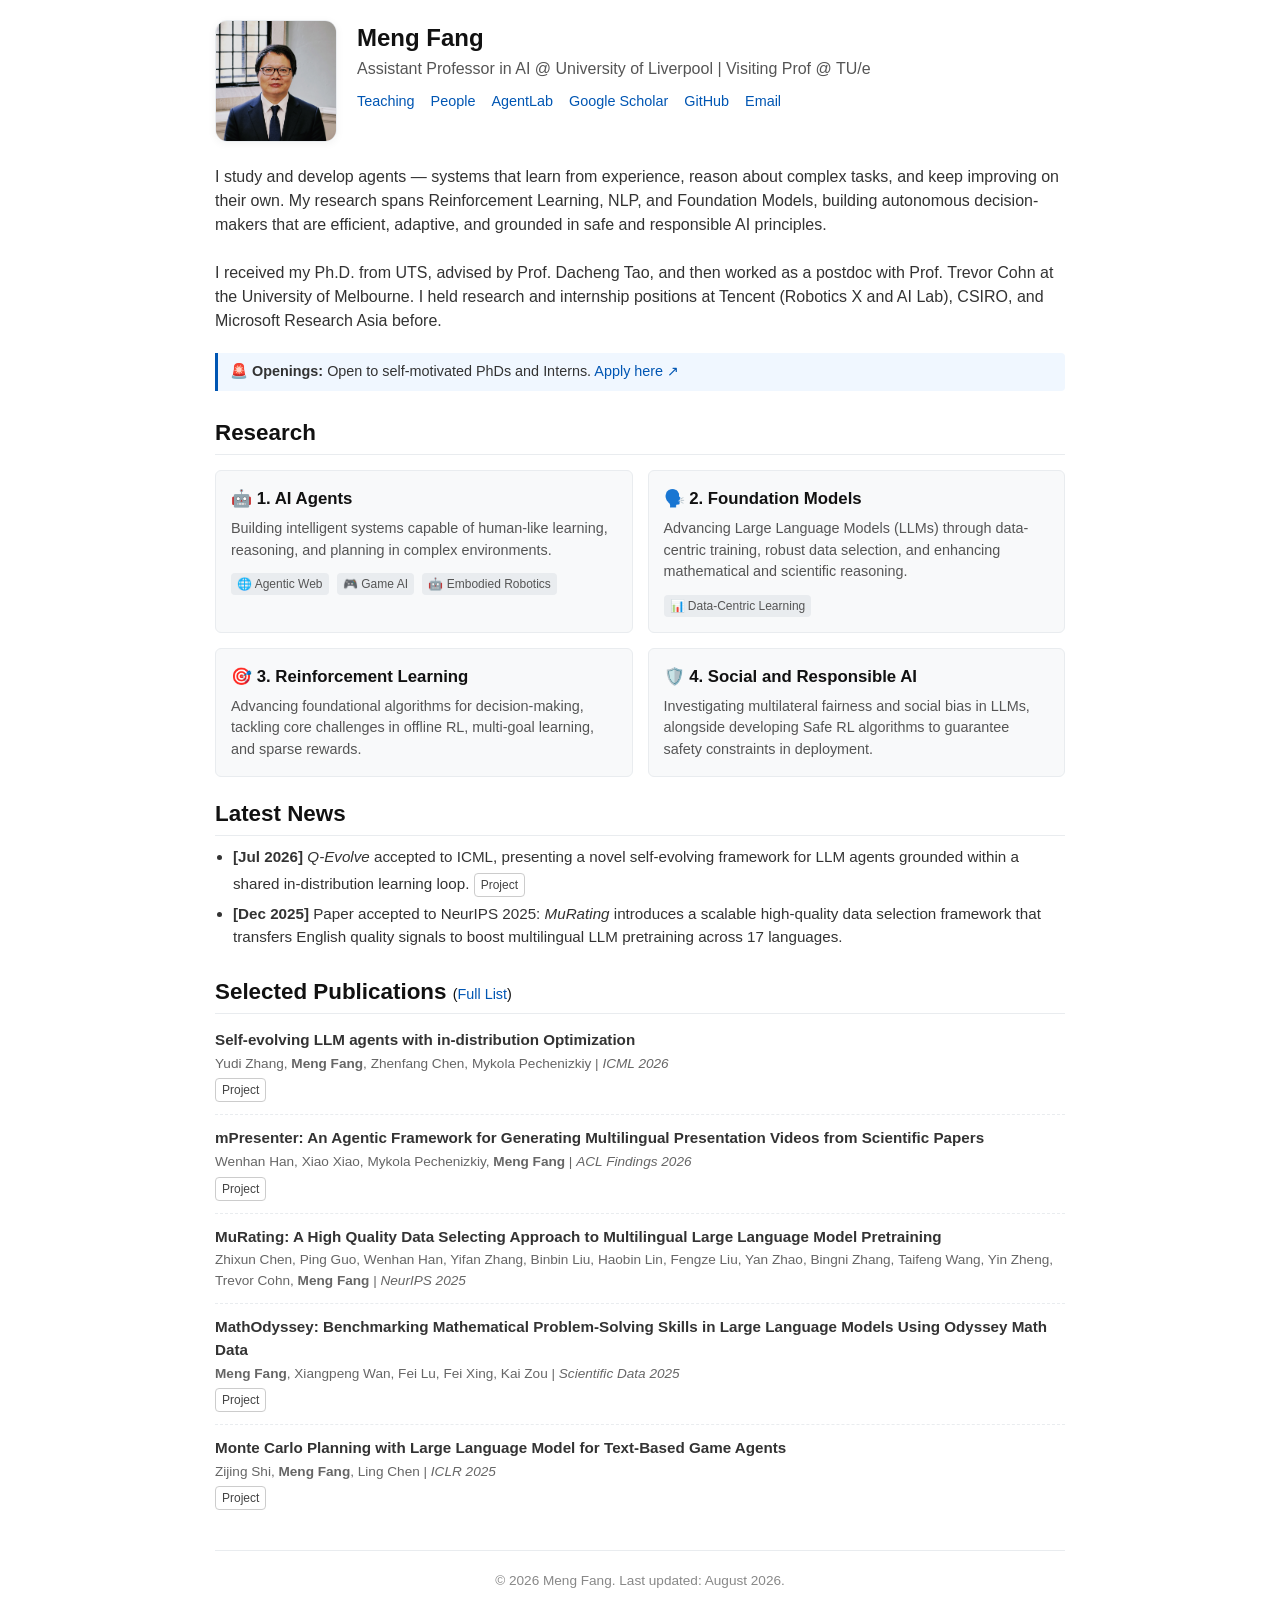
<file: index.html>
<!DOCTYPE html>
<html lang="en">
<head>
    <meta charset="UTF-8">
    <meta name="viewport" content="width=device-width, initial-scale=1.0">
    <title>Meng Fang - University of Liverpool</title>
    <link rel="stylesheet" href="style.css">
</head>
<body>

    <!-- 区块一：首屏名片与简介 -->
    <header class="header">
        <div class="header-content">
            <div class="profile-img-container">
                <img src="moe.jpg" alt="Dr. Meng Fang" class="profile-pic">
            </div>
            
            <div class="header-text">
                <h1>Meng Fang</h1>
                <div class="title">
                    Assistant Professor in AI @ University of Liverpool | Visiting Prof @ TU/e
                </div>
                
                <div class="links">
                    <a href="teaching.html">Teaching</a>
                    <a href="people.html">People</a>
                    <a href="https://theagentlab.github.io/" target="_blank">AgentLab</a>
                    <a href="https://scholar.google.com/citations?user=IcNYP1oAAAAJ&hl=en">Google Scholar</a>
                    <a href="https://github.com/mengfn">GitHub</a>
                    <a href="mailto:Meng.Fang@liverpool.ac.uk">Email</a>
                </div>
            </div>
        </div>
        
        <!-- Bio 移到了下方，使用正常格式，没有 hiring 背景框 -->
        <div style="margin-bottom: 20px;">
            <p class="bio">
                I study and develop agents — systems that learn from experience, reason about complex tasks, and keep improving on their own. My research spans Reinforcement Learning, NLP, and Foundation Models, building autonomous decision-makers that are efficient, adaptive, and grounded in safe and responsible AI principles.
                <br><br>
                I received my Ph.D. from UTS, advised by Prof. Dacheng Tao, and then worked as a postdoc with Prof. Trevor Cohn at the University of Melbourne. I held research and internship positions at Tencent (Robotics X and AI Lab), CSIRO, and Microsoft Research Asia before. 
            </p>
        </div>

        <!-- 招生信息保留高亮提示框 -->
        <div class="hiring">
            🚨 <strong>Openings:</strong> Open to self-motivated PhDs and Interns. <a href="join.html">Apply here ↗</a>
        </div>
    </header>

    <!-- 区块二：研究方向 (经典四大领域) -->
    <section id="research">
        <h2>Research</h2>
        <div class="research-grid">
            
            <!-- 1. 智能体 -->
            <div class="research-card">
                <h3>🤖 1. AI Agents</h3>
                <p>Building intelligent systems capable of human-like learning, reasoning, and planning in complex environments.</p>
                <div style="margin-top: 8px;">
                    <span class="badge badge-domain">🌐 Agentic Web</span>
                    <a href="./gameai" target="_blank" rel="noopener noreferrer" class="badge badge-domain" style="text-decoration: none; display: inline-block;">🎮 Game AI</a>
                    <span class="badge badge-domain">🤖 Embodied Robotics</span>
                </div>
            </div>
            
            <!-- 2. 自然语言处理 (把数据和推理放进来) -->
            <div class="research-card">
                <h3>🗣️ 2. Foundation Models</h3>
                <p>Advancing Large Language Models (LLMs) through data-centric training, robust data selection, and enhancing mathematical and scientific reasoning.</p>
                <div style="margin-top: 8px;">
                    <a href="data-centric.html" target="_blank" rel="noopener noreferrer" class="badge badge-domain" style="text-decoration: none; display: inline-block;">📊 Data-Centric Learning</a>
                </div>
            </div>

            <!-- 3. 强化学习 -->
            <div class="research-card">
                <h3>🎯 3. Reinforcement Learning</h3>
                <p>Advancing foundational algorithms for decision-making, tackling core challenges in offline RL, multi-goal learning, and sparse rewards.</p>
            </div>
            
            <!-- 4. 可信 AI -->
            <div class="research-card">
                <h3>🛡️ 4. Social and Responsible AI</h3>
                <p>Investigating multilateral fairness and social bias in LLMs, alongside developing Safe RL algorithms to guarantee safety constraints in deployment.</p>
            </div>
            
        </div>
    </section>

    <!-- 区块三：最新消息 (移到研究下方，保持滚动) -->
    <section id="news">
        <h2>Latest News</h2>
        <ul class="news-list">
            <li><strong>[Jul 2026]</strong> <em>Q-Evolve</em> accepted to ICML, presenting a novel self-evolving framework for LLM agents grounded within a shared in-distribution learning loop. <a href="https://qevolve.github.io/" class="badge" target="_blank">Project</a></li>
            <li><strong>[Dec 2025]</strong> Paper accepted to NeurIPS 2025: <em>MuRating</em> introduces a scalable high-quality data selection framework that transfers English quality signals to boost multilingual LLM pretraining across 17 languages.</li>
        </ul>
    </section>

    <!-- 区块四：精选论文 -->
<section id="publications">
    <h2>
        Selected Publications
        <span style="font-size: 0.9rem; font-weight: normal;">
            (<a href="https://scholar.google.com/citations?user=IcNYP1oAAAAJ&hl=en" target="_blank">Full List</a>)
        </span>
    </h2>

    <ul class="pub-list">

        <!-- ICML 2026 -->
        <li>
            <div class="pub-title">
                <a href="https://arxiv.org/abs/2606.07367" target="_blank">
                    Self-evolving LLM agents with in-distribution Optimization
                </a>
            </div>
            <div class="pub-meta">
                Yudi Zhang, <strong>Meng Fang</strong>, Zhenfang Chen, Mykola Pechenizkiy
                | <em>ICML 2026</em>
            </div>
            <div>
                <a href="https://qevolve.github.io/" class="badge" target="_blank">Project</a>
            </div>
        </li>


        <!-- ACL 2026 -->
        <li>
            <div class="pub-title">
                <a href="https://aclanthology.org/2026.findings-acl.805/" target="_blank">
                    mPresenter: An Agentic Framework for Generating Multilingual Presentation Videos from Scientific Papers
                </a>
            </div>
            <div class="pub-meta">
                Wenhan Han, Xiao Xiao, Mykola Pechenizkiy, <strong>Meng Fang</strong>
                | <em>ACL Findings 2026</em>
            </div>
            <div>
                <a href="https://mpresenter.github.io/" class="badge" target="_blank">Project</a>
            </div>
        </li>


        <!-- NeurIPS 2025 -->
        <li>
            <div class="pub-title">
                <a href="https://proceedings.neurips.cc/paper_files/paper/2025/hash/6e54c0fb5c8be96b92055f6a3b6b2d6f-Abstract-Conference.html"
                   target="_blank">
                    MuRating: A High Quality Data Selecting Approach to Multilingual Large Language Model Pretraining
                </a>
            </div>
            <div class="pub-meta">
                Zhixun Chen, Ping Guo, Wenhan Han, Yifan Zhang, Binbin Liu, Haobin Lin,
                Fengze Liu, Yan Zhao, Bingni Zhang, Taifeng Wang, Yin Zheng,
                Trevor Cohn, <strong>Meng Fang</strong>
                | <em>NeurIPS 2025</em>
            </div>
        </li>


        <!-- Scientific Data 2025 -->
        <li>
            <div class="pub-title">
                <a href="https://www.nature.com/articles/s41597-025-05283-3" target="_blank">
                    MathOdyssey: Benchmarking Mathematical Problem-Solving Skills in Large Language Models Using Odyssey Math Data
                </a>
            </div>
            <div class="pub-meta">
                <strong>Meng Fang</strong>, Xiangpeng Wan, Fei Lu, Fei Xing, Kai Zou
                | <em>Scientific Data 2025</em>
            </div>
            <div>
                <a href="https://mathodyssey.github.io/" class="badge" target="_blank">Project</a>
            </div>
        </li>


        <!-- ICLR 2025 -->
        <li>
            <div class="pub-title">
                <a href="https://proceedings.iclr.cc/paper_files/paper/2025/hash/837ff662214b04e7ea8c43f095fe0dd7-Abstract-Conference.html"
                   target="_blank">
                    Monte Carlo Planning with Large Language Model for Text-Based Game Agents
                </a>
            </div>
            <div class="pub-meta">
                Zijing Shi, <strong>Meng Fang</strong>, Ling Chen
                | <em>ICLR 2025</em>
            </div>
            <div>
                <a href="https://textgamer.github.io/mc-dml/" class="badge" target="_blank">Project</a>
            </div>
        </li>

    </ul>
</section>

<footer style="margin-top: 40px; padding-top: 20px; border-top: 1px solid #e9ecef; text-align: center; color: #888; font-size: 0.85rem;">
        &copy; 2026 Meng Fang. Last updated: August 2026.
    </footer>
</body>
</html>
</file>
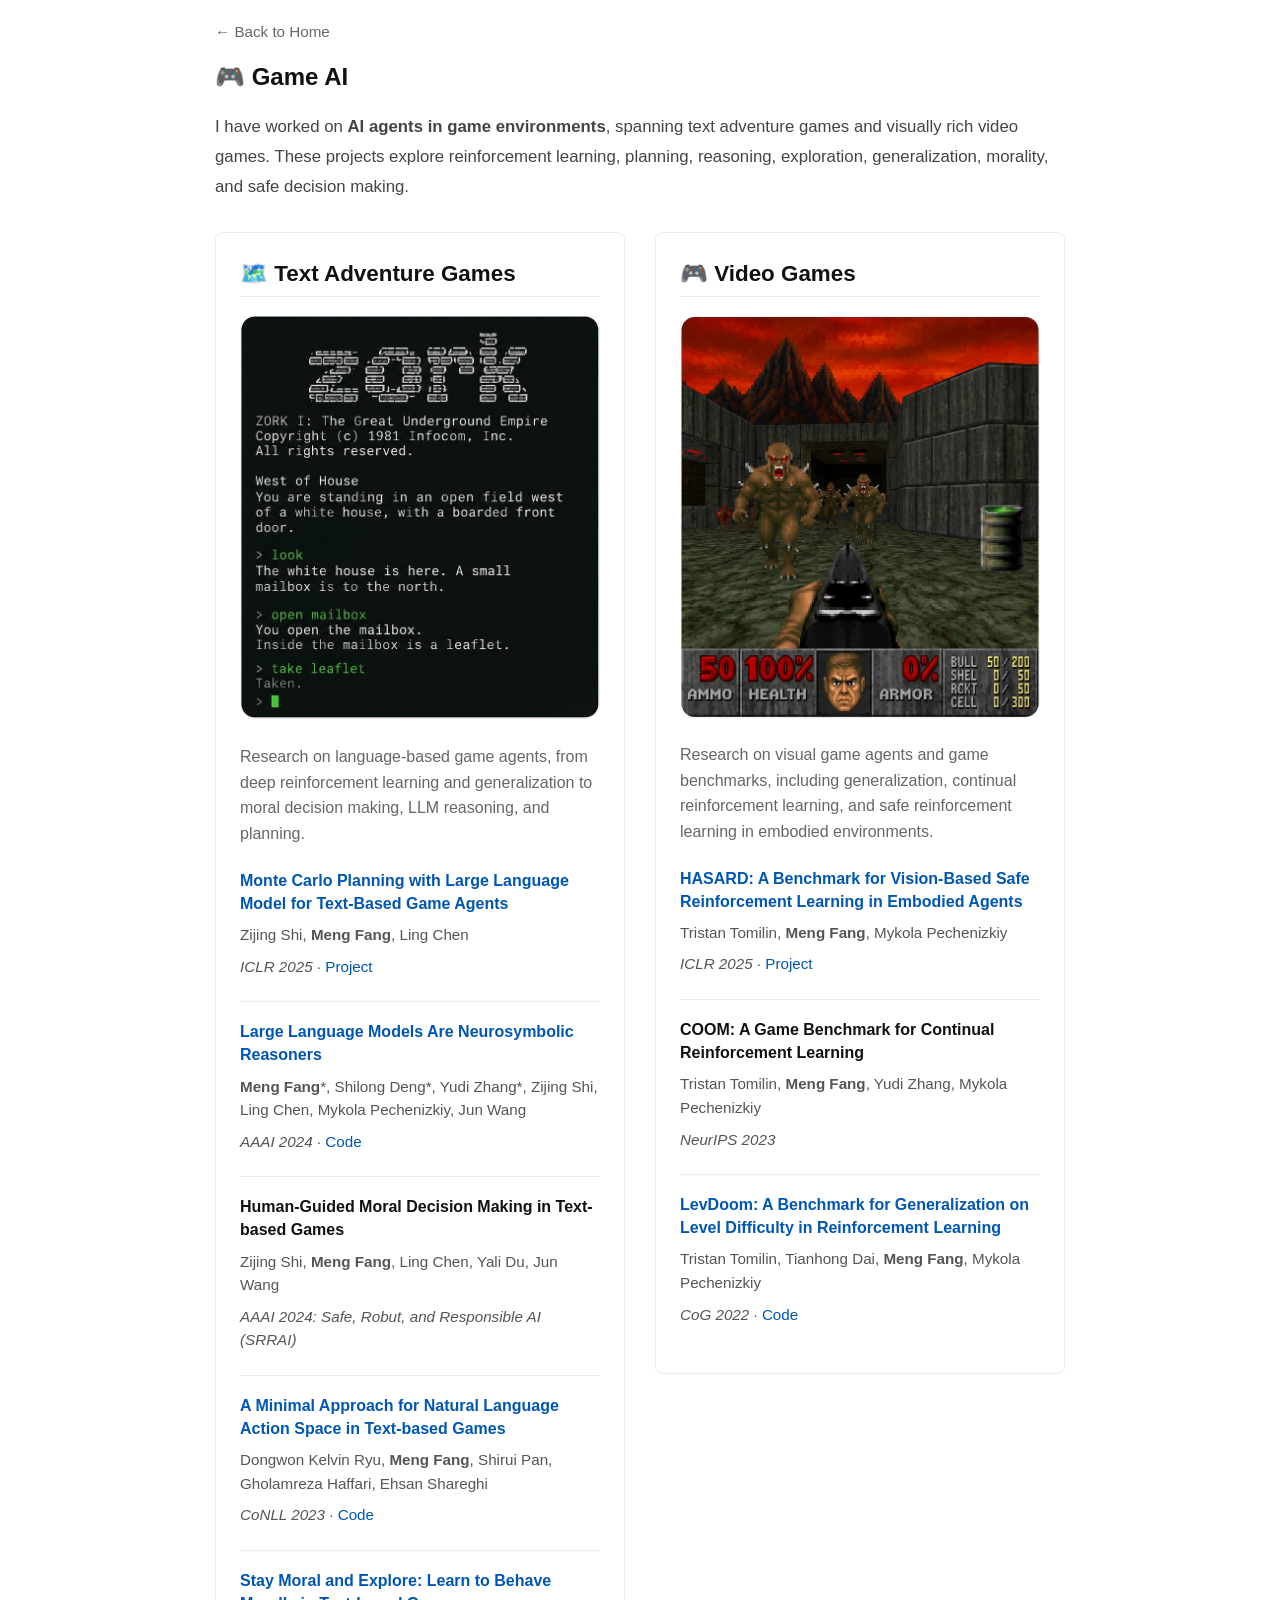
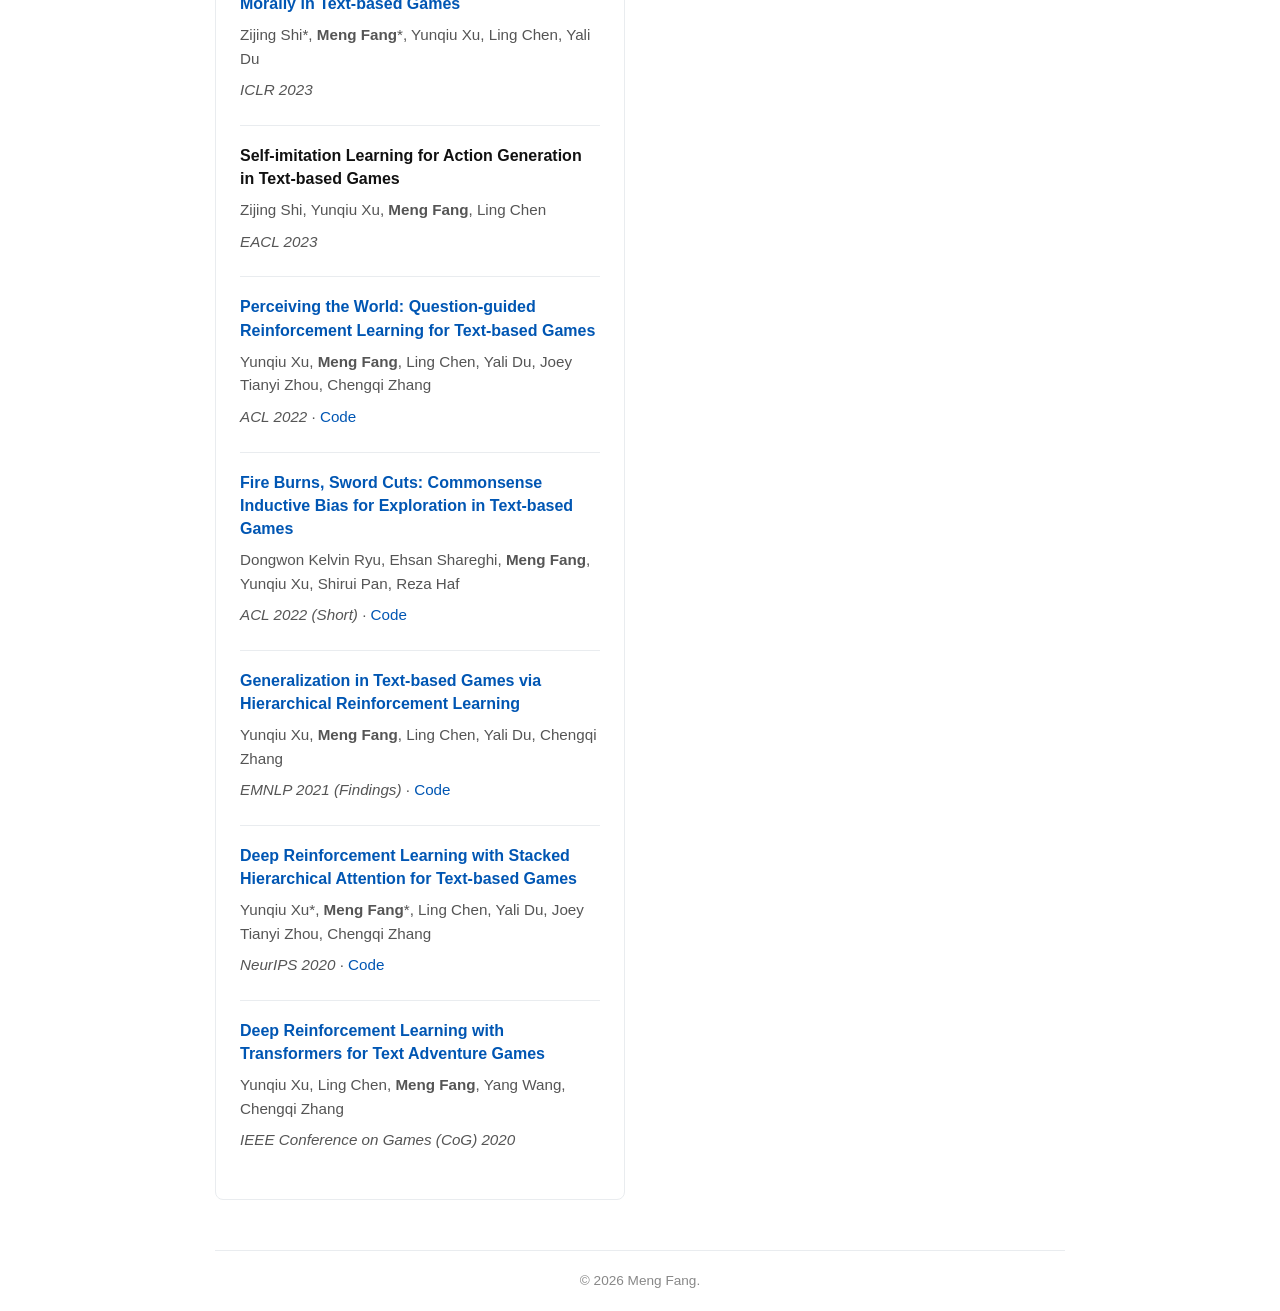
<file: gameai/index.html>
<!DOCTYPE html>
<html lang="en">
<head>
    <meta charset="UTF-8">
    <meta name="viewport" content="width=device-width, initial-scale=1.0">
    <title>Game AI - Meng Fang</title>
    <link rel="stylesheet" href="../style.css">

    <style>
        .games-intro {
            font-size: 1.05rem;
            color: #444;
            line-height: 1.8;
            margin-bottom: 30px;
        }

        .games-grid {
            display: grid;
            grid-template-columns: 1fr 1fr;
            gap: 30px;
            align-items: start;
        }

        .game-column {
            background: #fff;
            border: 1px solid var(--border-color);
            border-radius: 8px;
            padding: 24px;
            box-sizing: border-box;
        }

        .game-column h2 {
            margin-top: 0;
            margin-bottom: 18px;
        }

        .game-teaser {
            width: 100%;
            display: block;
            border-radius: 6px;
            margin-bottom: 24px;
        }

        .game-summary {
            color: #666;
            line-height: 1.6;
            margin: 0 0 22px 0;
        }

        .paper {
            padding: 18px 0;
            border-top: 1px solid var(--border-color);
        }

        .paper:first-of-type {
            border-top: none;
            padding-top: 0;
        }

        .paper h3 {
            margin: 0 0 8px 0;
            font-size: 1rem;
            line-height: 1.45;
        }

        .paper p {
            margin: 5px 0;
            color: #555;
            line-height: 1.55;
            font-size: 0.95rem;
        }

        .paper-links {
            margin-top: 8px !important;
        }

        @media (max-width: 768px) {
            .games-grid {
                grid-template-columns: 1fr;
                gap: 20px;
            }

            .game-column {
                padding: 20px;
            }
        }
    </style>
</head>

<body>

    <header>
        <a href="../index.html" class="back-link">← Back to Home</a>
        <h1>🎮 Game AI</h1>
    </header>

    <section>
        <p class="games-intro">
            I have worked on <strong>AI agents in game environments</strong>,
            spanning text adventure games and visually rich video games.
            These projects explore reinforcement learning, planning, reasoning,
            exploration, generalization, morality, and safe decision making.
        </p>

        <div class="games-grid">

            <!-- Text Adventure Games -->
            <div class="game-column">
                <h2>🗺️ Text Adventure Games</h2>

                <img
                    src="../assets/zork.jpg"
                    alt="Text-based adventure games"
                    class="game-teaser"
                >

                <p class="game-summary">
                    Research on language-based game agents, from deep reinforcement
                    learning and generalization to moral decision making, LLM reasoning,
                    and planning.
                </p>

                <div class="paper">
                    <h3>
                        <a href="https://openreview.net/pdf?id=r1KcapkzCt" target="_blank">
                            Monte Carlo Planning with Large Language Model for Text-Based Game Agents
                        </a>
                    </h3>
                    <p>Zijing Shi, <strong>Meng Fang</strong>, Ling Chen</p>
                    <p class="paper-links">
                        <i>ICLR 2025</i> ·
                        <a href="https://textgamer.github.io/mc-dml/" target="_blank">Project</a>
                    </p>
                </div>

                <div class="paper">
                    <h3>
                        <a href="https://arxiv.org/abs/2401.09334" target="_blank">
                            Large Language Models Are Neurosymbolic Reasoners
                        </a>
                    </h3>
                    <p>
                        <strong>Meng Fang</strong>*, Shilong Deng*, Yudi Zhang*,
                        Zijing Shi, Ling Chen, Mykola Pechenizkiy, Jun Wang
                    </p>
                    <p class="paper-links">
                        <i>AAAI 2024</i> ·
                        <a href="https://github.com/hyintell/LLMSymbolic" target="_blank">Code</a>
                    </p>
                </div>

                <div class="paper">
                    <h3>Human-Guided Moral Decision Making in Text-based Games</h3>
                    <p>
                        Zijing Shi, <strong>Meng Fang</strong>, Ling Chen, Yali Du, Jun Wang
                    </p>
                    <p class="paper-links">
                        <i>AAAI 2024: Safe, Robut, and Responsible AI (SRRAI)</i>
                    </p>
                </div>

                <div class="paper">
                    <h3>
                        <a href="https://arxiv.org/abs/2305.04082" target="_blank">
                            A Minimal Approach for Natural Language Action Space in Text-based Games
                        </a>
                    </h3>
                    <p>
                        Dongwon Kelvin Ryu, <strong>Meng Fang</strong>, Shirui Pan,
                        Gholamreza Haffari, Ehsan Shareghi
                    </p>
                    <p class="paper-links">
                        <i>CoNLL 2023</i> ·
                        <a href="https://github.com/ktr0921/tac" target="_blank">Code</a>
                    </p>
                </div>

                <div class="paper">
                    <h3>
                        <a href="https://openreview.net/pdf?id=CtS2Rs_aYk" target="_blank">
                            Stay Moral and Explore: Learn to Behave Morally in Text-based Games
                        </a>
                    </h3>
                    <p>
                        Zijing Shi*, <strong>Meng Fang</strong>*, Yunqiu Xu,
                        Ling Chen, Yali Du
                    </p>
                    <p class="paper-links"><i>ICLR 2023</i></p>
                </div>

                <div class="paper">
                    <h3>Self-imitation Learning for Action Generation in Text-based Games</h3>
                    <p>
                        Zijing Shi, Yunqiu Xu, <strong>Meng Fang</strong>, Ling Chen
                    </p>
                    <p class="paper-links"><i>EACL 2023</i></p>
                </div>

                <div class="paper">
                    <h3>
                        <a href="https://arxiv.org/pdf/2204.09597.pdf" target="_blank">
                            Perceiving the World: Question-guided Reinforcement Learning for Text-based Games
                        </a>
                    </h3>
                    <p>
                        Yunqiu Xu, <strong>Meng Fang</strong>, Ling Chen, Yali Du,
                        Joey Tianyi Zhou, Chengqi Zhang
                    </p>
                    <p class="paper-links">
                        <i>ACL 2022</i> ·
                        <a href="https://github.com/YunqiuXu/QWA" target="_blank">Code</a>
                    </p>
                </div>

                <div class="paper">
                    <h3>
                        <a href="https://aclanthology.org/2022.acl-short.56.pdf" target="_blank">
                            Fire Burns, Sword Cuts: Commonsense Inductive Bias for Exploration in Text-based Games
                        </a>
                    </h3>
                    <p>
                        Dongwon Kelvin Ryu, Ehsan Shareghi, <strong>Meng Fang</strong>,
                        Yunqiu Xu, Shirui Pan, Reza Haf
                    </p>
                    <p class="paper-links">
                        <i>ACL 2022 (Short)</i> ·
                        <a href="https://github.com/ktr0921/comm-expl-kg-a2c" target="_blank">Code</a>
                    </p>
                </div>

                <div class="paper">
                    <h3>
                        <a href="https://arxiv.org/pdf/2109.09968.pdf" target="_blank">
                            Generalization in Text-based Games via Hierarchical Reinforcement Learning
                        </a>
                    </h3>
                    <p>
                        Yunqiu Xu, <strong>Meng Fang</strong>, Ling Chen, Yali Du, Chengqi Zhang
                    </p>
                    <p class="paper-links">
                        <i>EMNLP 2021 (Findings)</i> ·
                        <a href="https://github.com/YunqiuXu/H-KGA" target="_blank">Code</a>
                    </p>
                </div>

                <div class="paper">
                    <h3>
                        <a href="https://arxiv.org/pdf/2010.11655.pdf" target="_blank">
                            Deep Reinforcement Learning with Stacked Hierarchical Attention for Text-based Games
                        </a>
                    </h3>
                    <p>
                        Yunqiu Xu*, <strong>Meng Fang</strong>*, Ling Chen, Yali Du,
                        Joey Tianyi Zhou, Chengqi Zhang
                    </p>
                    <p class="paper-links">
                        <i>NeurIPS 2020</i> ·
                        <a href="https://github.com/YunqiuXu/SHA-KG" target="_blank">Code</a>
                    </p>
                </div>

                <div class="paper">
                    <h3>
                        <a href="https://ieeexplore.ieee.org/document/9231622" target="_blank">
                            Deep Reinforcement Learning with Transformers for Text Adventure Games
                        </a>
                    </h3>
                    <p>
                        Yunqiu Xu, Ling Chen, <strong>Meng Fang</strong>, Yang Wang, Chengqi Zhang
                    </p>
                    <p class="paper-links">
                        <i>IEEE Conference on Games (CoG) 2020</i>
                    </p>
                </div>
            </div>

            <!-- Video Games -->
            <div class="game-column">
                <h2>🎮 Video Games</h2>

                <img
                    src="../assets/doom.jpg"
                    alt="Doom game environments"
                    class="game-teaser"
                >

                <p class="game-summary">
                    Research on visual game agents and game benchmarks, including
                    generalization, continual reinforcement learning, and safe
                    reinforcement learning in embodied environments.
                </p>

                <div class="paper">
                    <h3>
                        <a href="https://arxiv.org/abs/2503.08241" target="_blank">
                            HASARD: A Benchmark for Vision-Based Safe Reinforcement Learning in Embodied Agents
                        </a>
                    </h3>
                    <p>
                        Tristan Tomilin, <strong>Meng Fang</strong>, Mykola Pechenizkiy
                    </p>
                    <p class="paper-links">
                        <i>ICLR 2025</i> ·
                        <a href="https://sites.google.com/view/hasard-bench/" target="_blank">Project</a>
                    </p>
                </div>

                <div class="paper">
                    <h3>COOM: A Game Benchmark for Continual Reinforcement Learning</h3>
                    <p>
                        Tristan Tomilin, <strong>Meng Fang</strong>, Yudi Zhang,
                        Mykola Pechenizkiy
                    </p>
                    <p class="paper-links"><i>NeurIPS 2023</i></p>
                </div>

                <div class="paper">
                    <h3>
                        <a href="https://ieee-cog.org/2022/assets/papers/paper_30.pdf" target="_blank">
                            LevDoom: A Benchmark for Generalization on Level Difficulty in Reinforcement Learning
                        </a>
                    </h3>
                    <p>
                        Tristan Tomilin, Tianhong Dai, <strong>Meng Fang</strong>,
                        Mykola Pechenizkiy
                    </p>
                    <p class="paper-links">
                        <i>CoG 2022</i> ·
                        <a href="https://github.com/TTomilin/LevDoom" target="_blank">Code</a>
                    </p>
                </div>
            </div>

        </div>
    </section>

    <footer>
        &copy; 2026 Meng Fang.
    </footer>

</body>
</html>
</file>
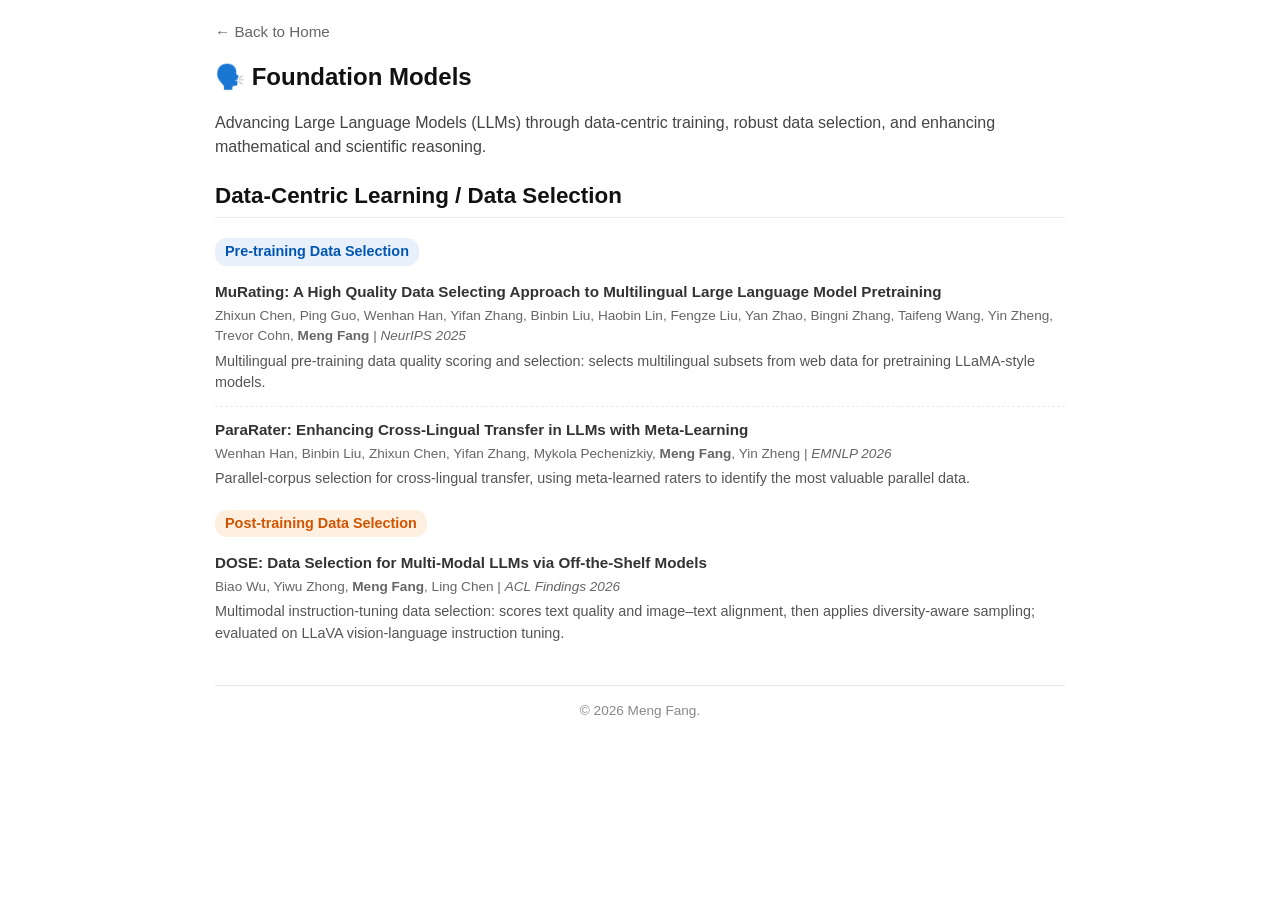
<file: data-centric.html>
<!DOCTYPE html>
<html lang="en">
<head>
    <meta charset="UTF-8">
    <meta name="viewport" content="width=device-width, initial-scale=1.0">
    <title>Foundation Models - Meng Fang</title>
    <link rel="stylesheet" href="style.css">
    <style>
        .page-intro { font-size: 1rem; color: #444; margin-bottom: 10px; }
        .pub-desc { font-size: 0.9rem; color: #555; margin-top: 4px; }
        section h3 { margin-top: 20px; }
        .category-tag {
            display: inline-block;
            padding: 3px 10px;
            font-size: 0.9rem;
            font-weight: 600;
            border-radius: 12px;
        }
        .tag-pre { background-color: #e7f0fb; color: #0056b3; }
        .tag-post { background-color: #fdf0e1; color: #d35400; }
    </style>
</head>
<body>

    <!-- 顶部导航与标题 -->
    <header>
        <a href="index.html" class="back-link">← Back to Home</a>
        <h1>🗣️ Foundation Models</h1>
        <p class="page-intro">Advancing Large Language Models (LLMs) through data-centric training, robust data selection, and enhancing mathematical and scientific reasoning.</p>
    </header>

    <!-- Data-Centric Learning / Data Selection -->
    <section>
        <h2>Data-Centric Learning / Data Selection</h2>

        <h3><span class="category-tag tag-pre">Pre-training Data Selection</span></h3>
        <ul class="pub-list">
            <li>
                <div class="pub-title">
                    <a href="https://proceedings.neurips.cc/paper_files/paper/2025/hash/6e54c0fb5c8be96b92055f6a3b6b2d6f-Abstract-Conference.html" target="_blank">
                        MuRating: A High Quality Data Selecting Approach to Multilingual Large Language Model Pretraining
                    </a>
                </div>
                <div class="pub-meta">
                    Zhixun Chen, Ping Guo, Wenhan Han, Yifan Zhang, Binbin Liu, Haobin Lin, Fengze Liu,
                    Yan Zhao, Bingni Zhang, Taifeng Wang, Yin Zheng, Trevor Cohn, <strong>Meng Fang</strong>
                    | <em>NeurIPS 2025</em>
                </div>
                <div class="pub-desc">Multilingual pre-training data quality scoring and selection: selects multilingual subsets from web data for pretraining LLaMA-style models.</div>
            </li>
            <li>
                <div class="pub-title">ParaRater: Enhancing Cross-Lingual Transfer in LLMs with Meta-Learning</div>
                <div class="pub-meta">
                    Wenhan Han, Binbin Liu, Zhixun Chen, Yifan Zhang, Mykola Pechenizkiy, <strong>Meng Fang</strong>, Yin Zheng
                    | <em>EMNLP 2026</em>
                </div>
                <div class="pub-desc">Parallel-corpus selection for cross-lingual transfer, using meta-learned raters to identify the most valuable parallel data.</div>
            </li>
        </ul>

        <h3><span class="category-tag tag-post">Post-training Data Selection</span></h3>
        <ul class="pub-list">
            <li>
                <div class="pub-title">DOSE: Data Selection for Multi-Modal LLMs via Off-the-Shelf Models</div>
                <div class="pub-meta">
                    Biao Wu, Yiwu Zhong, <strong>Meng Fang</strong>, Ling Chen
                    | <em>ACL Findings 2026</em>
                </div>
                <div class="pub-desc">Multimodal instruction-tuning data selection: scores text quality and image–text alignment, then applies diversity-aware sampling; evaluated on LLaVA vision-language instruction tuning.</div>
            </li>
        </ul>
    </section>

    <footer style="margin-top: 40px; padding-top: 15px; border-top: 1px solid #eaeaea; text-align: center; color: #888; font-size: 0.85rem;">
        &copy; 2026 Meng Fang.
    </footer>

</body>
</html>
</file>
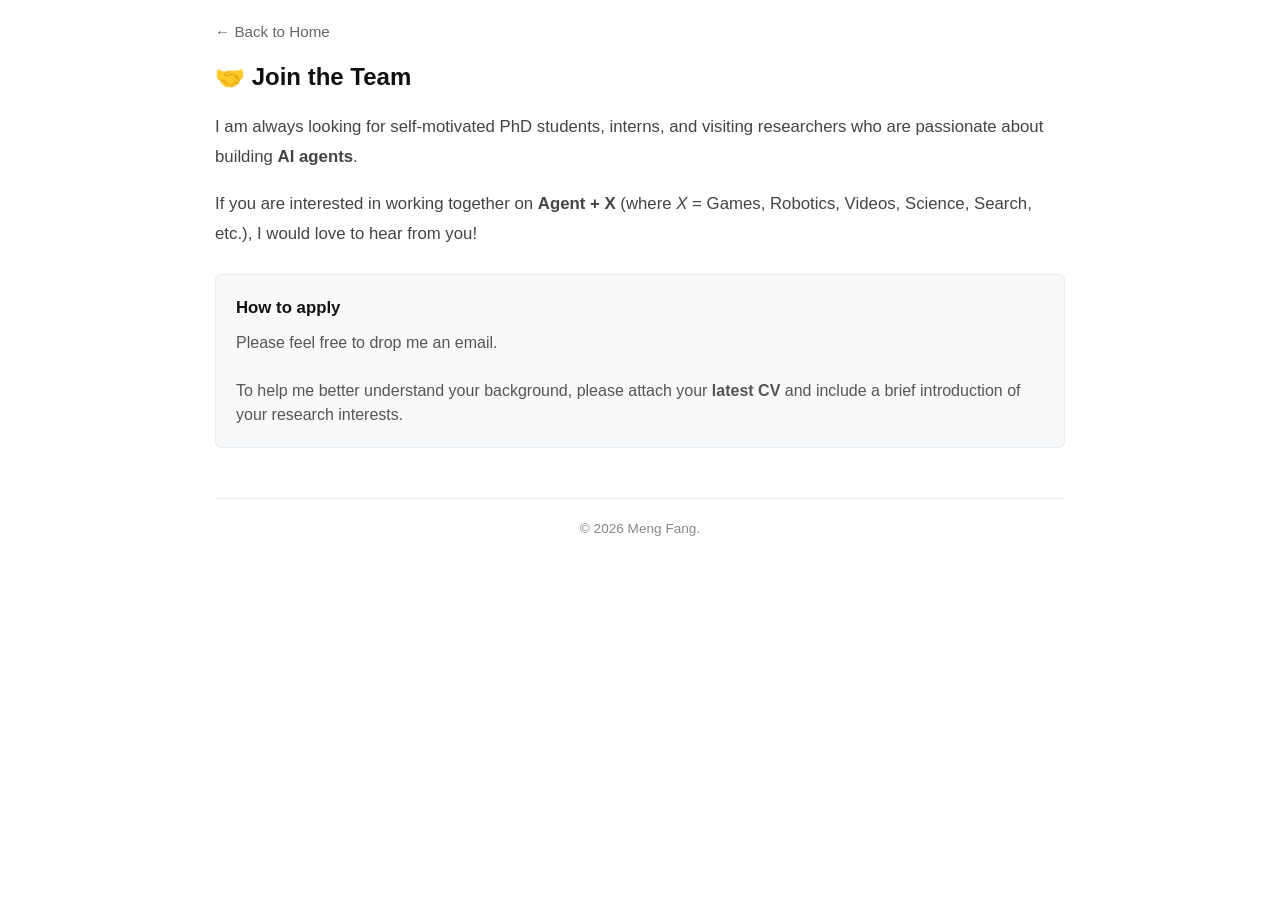
<file: join.html>
<!DOCTYPE html>
<html lang="en">
<head>
    <meta charset="UTF-8">
    <meta name="viewport" content="width=device-width, initial-scale=1.0">
    <title>Join Us - Meng Fang</title>
    <link rel="stylesheet" href="style.css">
</head>
<body>

    <header>
        <a href="index.html" class="back-link">← Back to Home</a>
        <h1>🤝 Join the Team</h1>
    </header>

    <section>
        <p style="font-size: 1.05rem; color: #444; line-height: 1.8;">
            I am always looking for self-motivated PhD students, interns, and visiting researchers who are passionate about building <strong>AI agents</strong>.
        </p>
        
        <p style="font-size: 1.05rem; color: #444; line-height: 1.8;">
            If you are interested in working together on <strong>Agent + X</strong> (where <em>X</em> = Games, Robotics, Videos, Science, Search, etc.), I would love to hear from you! 
        </p>

        <div style="background-color: #f8f9fa; border: 1px solid var(--border-color); padding: 20px; border-radius: 6px; margin-top: 25px;">
            <h3 style="margin-top: 0; margin-bottom: 10px;">How to apply</h3>
            <p style="margin: 0; color: #555;">
                Please feel free to drop me an email. 
                <br><br>
                To help me better understand your background, please attach your <strong>latest CV</strong> and include a brief introduction of your research interests.
            </p>
        </div>
    </section>

    <footer>
        &copy; 2026 Meng Fang.
    </footer>

</body>
</html>
</file>
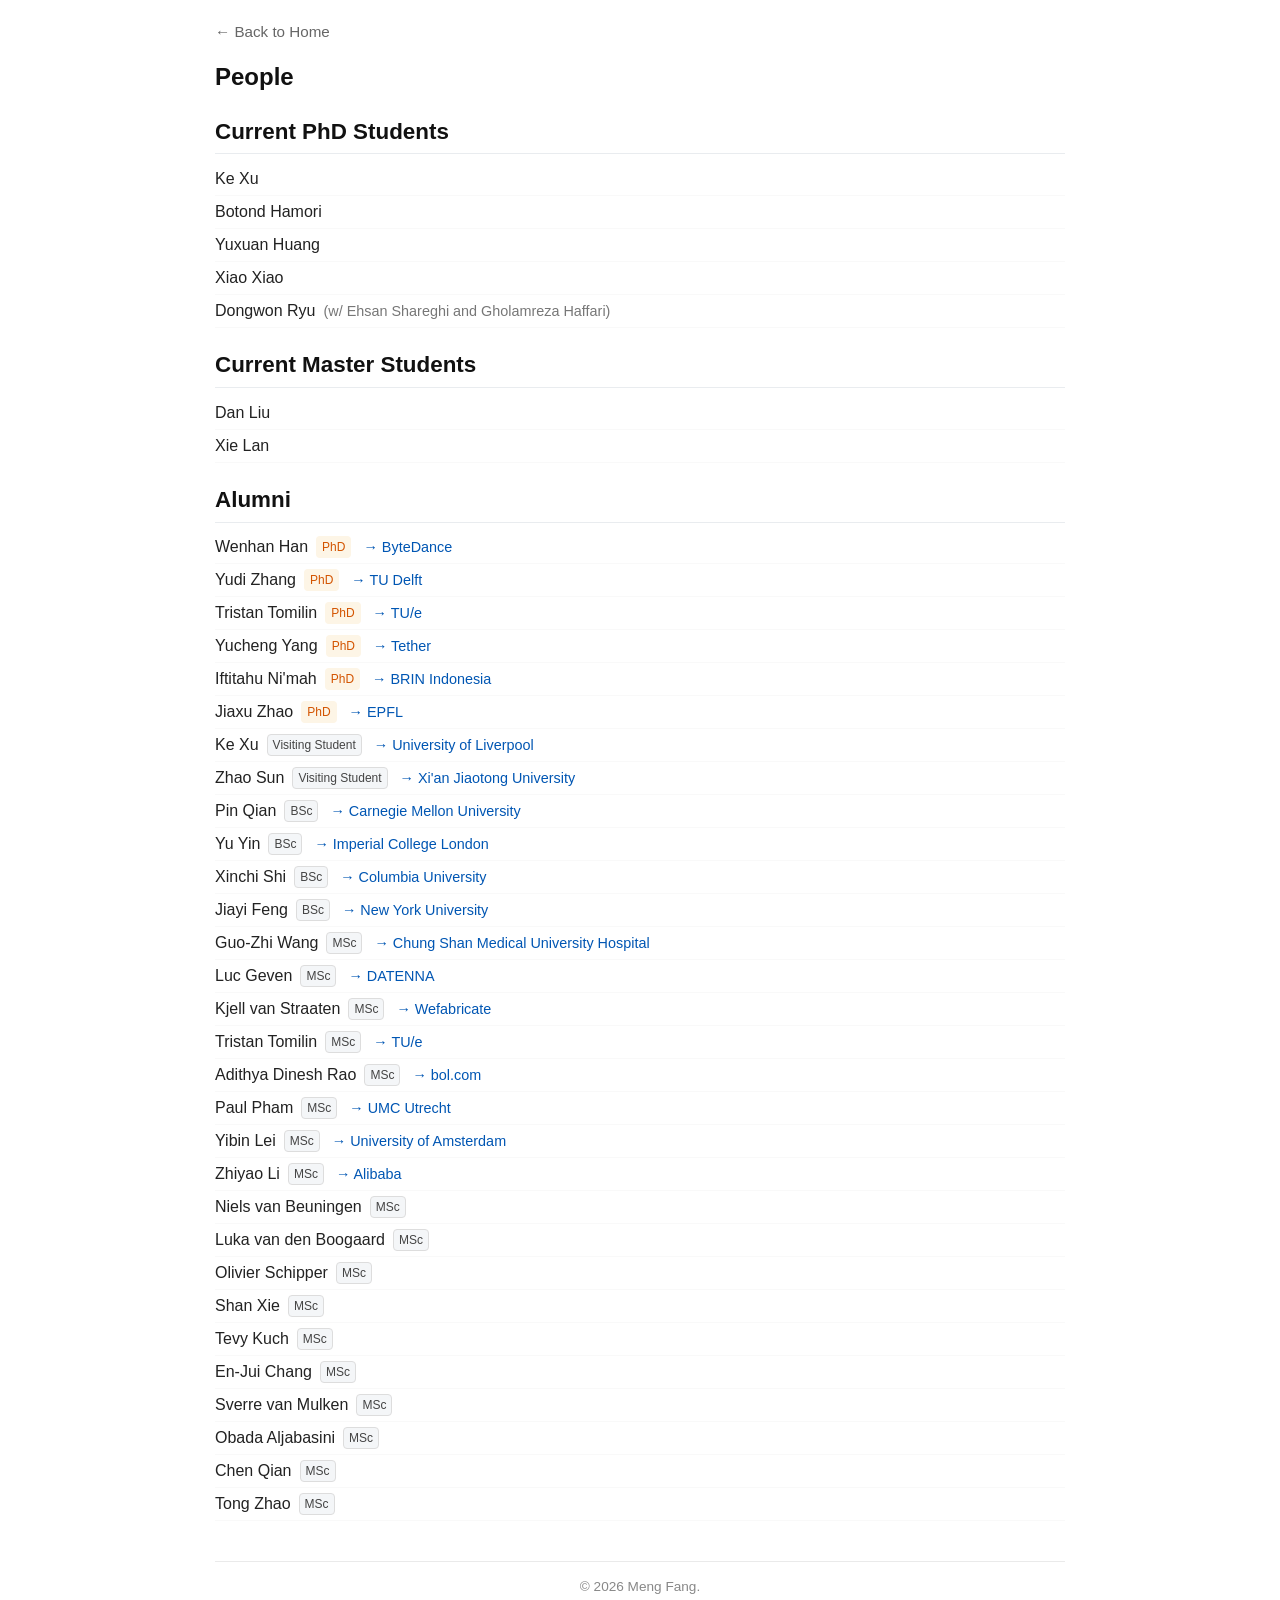
<file: people.html>
<!DOCTYPE html>
<html lang="en">
<head>
    <meta charset="UTF-8">
    <meta name="viewport" content="width=device-width, initial-scale=1.0">
    <title>People - Meng Fang</title>
    <link rel="stylesheet" href="style.css">
</head>
<body>

    <!-- 顶部导航与标题 -->
    <header>
        <a href="index.html" class="back-link">← Back to Home</a>
        <h1>People</h1>
    </header>

    <!-- PhD Students -->
    <section>
        <h2>Current PhD Students</h2>
        <ul class="compact-list">
            <li><span class="person-name">Ke Xu</span></li>
            <li><span class="person-name">Botond Hamori</span></li>
            <li><span class="person-name">Yuxuan Huang</span></li>
            <li><span class="person-name">Xiao Xiao</span></li>
            <li><span class="person-name">Dongwon Ryu</span> <span class="meta-info">(w/ Ehsan Shareghi and Gholamreza Haffari)</span></li>
        </ul>
    </section>

    <!-- Master Students -->
    <section>
        <h2>Current Master Students</h2>
        <ul class="compact-list">
            <li><span class="person-name">Dan Liu</span></li>
            <li><span class="person-name">Xie Lan</span></li>
        </ul>
    </section>

    <!-- Alumni -->
    <section>
        <h2>Alumni</h2>
        <ul class="compact-list">
            <!-- PhD -->
            <li><span class="person-name">Wenhan Han</span> <span class="badge badge-phd">PhD</span> <span class="destination">→ ByteDance</span></li>
            <li><span class="person-name">Yudi Zhang</span> <span class="badge badge-phd">PhD</span> <span class="destination">→ TU Delft</span></li>
            <li><span class="person-name">Tristan Tomilin</span> <span class="badge badge-phd">PhD</span> <span class="destination">→ TU/e</span></li>
            <li><span class="person-name">Yucheng Yang</span> <span class="badge badge-phd">PhD</span> <span class="destination">→ Tether</span></li>
            <li><span class="person-name">Iftitahu Ni'mah</span> <span class="badge badge-phd">PhD</span> <span class="destination">→ BRIN Indonesia</span></li>
            <li><span class="person-name">Jiaxu Zhao</span> <span class="badge badge-phd">PhD</span> <span class="destination">→ EPFL</span></li>

            <!-- Visiting Students -->
            <li><span class="person-name">Ke Xu</span> <span class="badge badge-visiting">Visiting Student</span> <span class="destination">→ University of Liverpool</span></li>
            <li><span class="person-name">Zhao Sun</span> <span class="badge badge-visiting">Visiting Student</span> <span class="destination">→ Xi'an Jiaotong University</span></li>

            <!-- Bachelors -->
            <li><span class="person-name">Pin Qian</span> <span class="badge badge-bsc">BSc</span> <span class="destination">→ Carnegie Mellon University</span></li>
            <li><span class="person-name">Yu Yin</span> <span class="badge badge-bsc">BSc</span> <span class="destination">→ Imperial College London</span></li>
            <li><span class="person-name">Xinchi Shi</span> <span class="badge badge-bsc">BSc</span> <span class="destination">→ Columbia University</span></li>
            <li><span class="person-name">Jiayi Feng</span> <span class="badge badge-bsc">BSc</span> <span class="destination">→ New York University</span></li>

            <!-- Masters -->
            <li><span class="person-name">Guo-Zhi Wang</span> <span class="badge badge-msc">MSc</span> <span class="destination">→ Chung Shan Medical University Hospital</span></li>
            <li><span class="person-name">Luc Geven</span> <span class="badge badge-msc">MSc</span> <span class="destination">→ DATENNA</span></li>
            <li><span class="person-name">Kjell van Straaten</span> <span class="badge badge-msc">MSc</span> <span class="destination">→ Wefabricate</span></li>
            <li><span class="person-name">Tristan Tomilin</span> <span class="badge badge-msc">MSc</span> <span class="destination">→ TU/e</span></li>
            <li><span class="person-name">Adithya Dinesh Rao</span> <span class="badge badge-msc">MSc</span> <span class="destination">→ bol.com</span></li>
            <li><span class="person-name">Paul Pham</span> <span class="badge badge-msc">MSc</span> <span class="destination">→ UMC Utrecht</span></li>
            <li><span class="person-name">Yibin Lei</span> <span class="badge badge-msc">MSc</span> <span class="destination">→ University of Amsterdam</span></li>
            <li><span class="person-name">Zhiyao Li</span> <span class="badge badge-msc">MSc</span> <span class="destination">→ Alibaba</span></li>
            <li><span class="person-name">Niels van Beuningen</span> <span class="badge badge-msc">MSc</span></li>
            <li><span class="person-name">Luka van den Boogaard</span> <span class="badge badge-msc">MSc</span></li>
            <li><span class="person-name">Olivier Schipper</span> <span class="badge badge-msc">MSc</span></li>
            <li><span class="person-name">Shan Xie</span> <span class="badge badge-msc">MSc</span></li>
            <li><span class="person-name">Tevy Kuch</span> <span class="badge badge-msc">MSc</span></li>
            <li><span class="person-name">En-Jui Chang</span> <span class="badge badge-msc">MSc</span></li>
            <li><span class="person-name">Sverre van Mulken</span> <span class="badge badge-msc">MSc</span></li>
            <li><span class="person-name">Obada Aljabasini</span> <span class="badge badge-msc">MSc</span></li>
            <li><span class="person-name">Chen Qian</span> <span class="badge badge-msc">MSc</span></li>
            <li><span class="person-name">Tong Zhao</span> <span class="badge badge-msc">MSc</span></li>
        </ul>
    </section>

    <footer style="margin-top: 40px; padding-top: 15px; border-top: 1px solid #eaeaea; text-align: center; color: #888; font-size: 0.85rem;">
        &copy; 2026 Meng Fang.
    </footer>

</body>
</html>
</file>
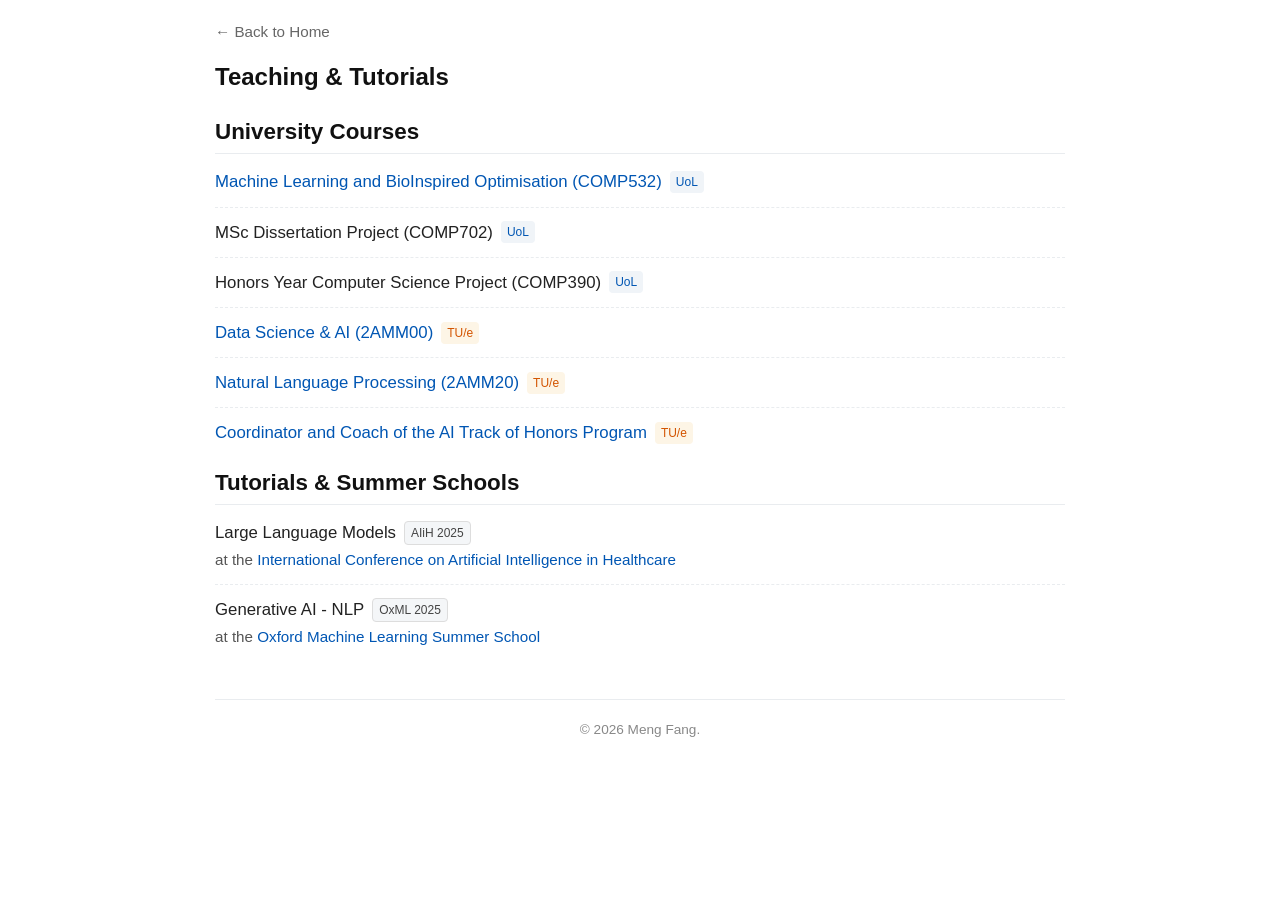
<file: teaching.html>
<!DOCTYPE html>
<html lang="en">
<head>
    <meta charset="UTF-8">
    <meta name="viewport" content="width=device-width, initial-scale=1.0">
    <title>Teaching - Meng Fang</title>
    <link rel="stylesheet" href="style.css">
</head>
<body>

    <!-- 顶部导航与标题 -->
    <header>
        <a href="index.html" class="back-link">← Back to Home</a>
        <h1>Teaching & Tutorials</h1>
    </header>

    <!-- 课程列表 -->
    <section>
        <h2>University Courses</h2>
        <ul class="list-container">
            
            <li>
                <div class="item-title">
                    <a href="https://docs.google.com/document/d/18PNhgDX1_QR-DRT1_16VototAR-51gFUCRK-75RcHwo/edit?usp=sharing" target="_blank">Machine Learning and BioInspired Optimisation (COMP532)</a>
                    <span class="badge badge-uol">UoL</span>
                </div>
            </li>

            <li>
                <div class="item-title">
                    MSc Dissertation Project (COMP702)
                    <span class="badge badge-uol">UoL</span>
                </div>
            </li>

            <li>
                <div class="item-title">
                    Honors Year Computer Science Project (COMP390)
                    <span class="badge badge-uol">UoL</span>
                </div>
            </li>

            <li>
                <div class="item-title">
                    <a href="https://docs.google.com/document/d/1tM1Nysu0TEoR9e0a3cjGQWgaja8c6tRpUxb249sYlbI/edit?usp=sharing" target="_blank">Data Science & AI (2AMM00)</a>
                    <span class="badge badge-tue">TU/e</span>
                </div>
            </li>

            <li>
                <div class="item-title">
                    <a href="https://docs.google.com/document/d/1jC7djo1gld9fa_9d7vzRMkBltX2gAEhNq8IghdnrQBg/edit?usp=sharing" target="_blank">Natural Language Processing (2AMM20)</a>
                    <span class="badge badge-tue">TU/e</span>
                </div>
            </li>

            <li>
                <div class="item-title">
                    <a href="https://docs.google.com/document/d/1qUGqGnkxEEABKFsJbdUnsAIHOq4QxFx3XPpB9NIt_Sw/edit?usp=sharing" target="_blank">Coordinator and Coach of the AI Track of Honors Program</a>
                    <span class="badge badge-tue">TU/e</span>
                </div>
            </li>

        </ul>
    </section>

    <!-- 讲座与教程 -->
    <section>
        <h2>Tutorials & Summer Schools</h2>
        <ul class="list-container">
            
            <li>
                <div class="item-title">
                    Large Language Models
                    <span class="badge badge-tutorial">AIiH 2025</span>
                </div>
                <div class="item-meta">
                    at the <a href="https://aiih.cc/aiih-2025-overview/" target="_blank">International Conference on Artificial Intelligence in Healthcare</a>
                </div>
            </li>

            <li>
                <div class="item-title">
                    Generative AI - NLP
                    <span class="badge badge-tutorial">OxML 2025</span>
                </div>
                <div class="item-meta">
                    at the <a href="https://www.oxfordml.school/2025" target="_blank">Oxford Machine Learning Summer School</a>
                </div>
            </li>

        </ul>
    </section>

    <footer style="margin-top: 50px; padding-top: 20px; border-top: 1px solid #e9ecef; text-align: center; color: #888; font-size: 0.85rem;">
        &copy; 2026 Meng Fang.
    </footer>

</body>
</html>
</file>
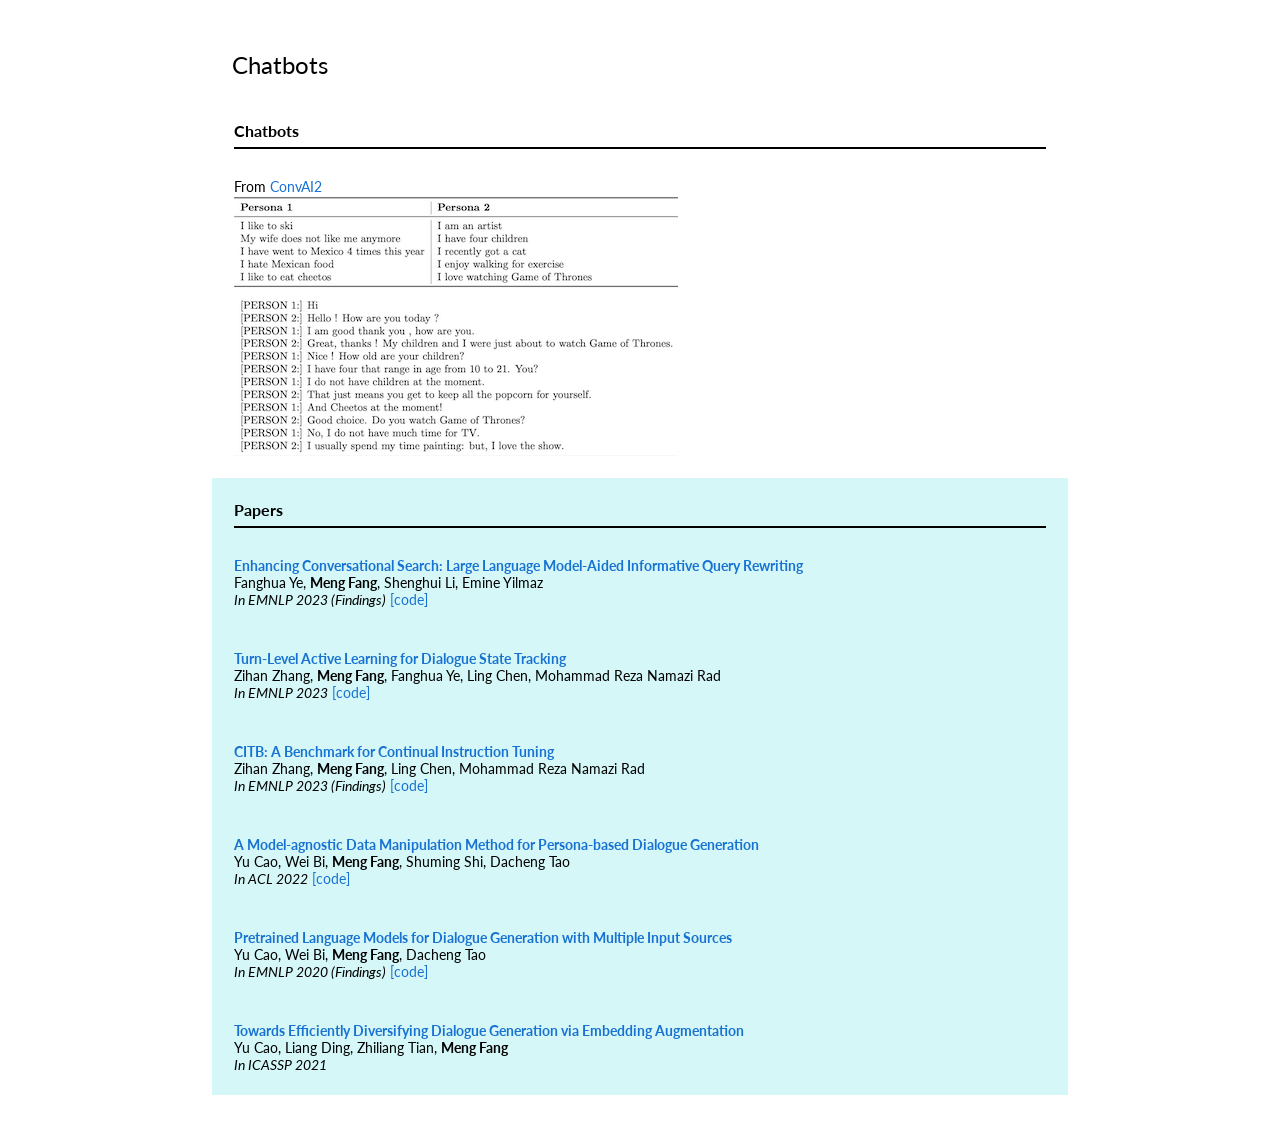
<file: files/dialogue.html>
<!DOCTYPE HTML PUBLIC "-//W3C//DTD HTML 4.01 Transitional//EN">

<html>
  <head>
    <meta name="generator" content="HTML Tidy for Linux/x86 (vers 11 February 2007), see www.w3.org">
    <style type="text/css">
      /* Layout and HTML pieces the work of Jon Barron http://www.cs.berkeley.edu/~barron/ */
      a {
      color: #1772d1;
      text-decoration:none;
      }
      a:focus, a:hover {
      color: #f09227;
      text-decoration:none;
      }
      body,td,th {
      font-family: 'Lato', Verdana, Helvetica, sans-serif;
      font-size: 14px
      }
      tr {
        padding: 20px;
      }
      strong {
      font-family: 'Lato', Verdana, Helvetica, sans-serif;
      font-size: 14px
      }
      heading {
      font-family: 'Lato', Verdana, Helvetica, sans-serif;
      font-size: 15px;
      font-weight: 700;
      }
      #teaser-td {
      text-align: center;
      margin: auto;
      display: block;
      }
      #teaser {
      width: 200px;
      border-style: none;
      margin-left: auto;
      margin-right: auto;
      }
      hr {
      border: 1px solid black;
      }
    </style>
    <link href='http://fonts.googleapis.com/css?family=Lato:400,700,400italic,700italic' rel='stylesheet' type='text/css'>
    <title>Meng Fang</title>
    <meta http-equiv="Content-Type" content="text/html; charset=us-ascii">

    <script>
      (function(i,s,o,g,r,a,m){i['GoogleAnalyticsObject']=r;i[r]=i[r]||function(){
      (i[r].q=i[r].q||[]).push(arguments)},i[r].l=1*new Date();a=s.createElement(o),
      m=s.getElementsByTagName(o)[0];a.async=1;a.src=g;m.parentNode.insertBefore(a,m)
      })(window,document,'script','//www.google-analytics.com/analytics.js','ga');

      ga('create', 'UA-34477541-5', 'auto');
      ga('send', 'pageview');
    </script>

  </head>

  <body>
    <table width="900" border="0" align="center" cellpadding="20">
      <tr>
	      <td>
          <table id="heading" width="120%" align="center" border="0" cellspacing="0" cellpadding="20">
            <tr>
              <td>
                <font size="5">Chatbots </font>
              </td>
            </tr>
          </table>

      	  <table id="workworkwork" width="100%" align="center" cellpadding="20" style="background-color: white;">
            <tr>
                <td colspan="2" style="padding-bottom:0;">
                  <font size="3"><b>Chatbots</b></font><hr>
                </td>
            </tr>

            <tr id="env">
              
                <td width="50%" valign="center">
                  From <a href="https://research.facebook.com/publications/the-second-conversational-intelligence-challenge-convai2/">ConvAI2</a><br>
                  <img loading="lazy" id="" src="../teasers/ConvAI2.png">
                  
                </td>
      
            </tr>

            
          </table>

          <table id="workworkwork" width="100%" align="center" cellpadding="20" style="background-color:#76E4E84D;">
            <tr>
                <td colspan="2" style="padding-bottom:0;">
                  <font size="3"><b>Papers</b></font><hr>
                </td>
            </tr>

            <tr id="ye2023emnlp">
                
              <td width="75%" valign="center">
                <p>
                      <b><a target="_blank" href="https://arxiv.org/abs/2310.09716">Enhancing Conversational Search: Large Language Model-Aided Informative Query Rewriting</a></b><br>
                      Fanghua Ye, <strong>Meng Fang</strong>, Shenghui Li, Emine Yilmaz<br>
                      <i>In EMNLP 2023 (Findings)</i> <a target="_blank" href="">[code]</a><br>
                </p>
              </td>
          </tr>

          <tr id="zhang2023emnlp">
                
            <td width="75%" valign="center">
              <p>
                    <b><a target="_blank" href="">Turn-Level Active Learning for Dialogue State Tracking</a></b><br>
                    Zihan Zhang, <strong>Meng Fang</strong>, Fanghua Ye, Ling Chen, Mohammad Reza Namazi Rad<br>
                    <i>In EMNLP 2023</i> <a target="_blank" href="">[code]</a><br>
              </p>
            </td>
        </tr>

            <tr id="zhang2023emnlp2">
                
              <td width="75%" valign="center">
                <p>
                      <b><a target="_blank" href="">CITB: A Benchmark for Continual Instruction Tuning</a></b><br>
                      Zihan Zhang, <strong>Meng Fang</strong>, Ling Chen, Mohammad Reza Namazi Rad<br>
                      <i>In EMNLP 2023 (Findings)</i> <a target="_blank" href="">[code]</a><br>
                </p>
              </td>
          </tr>


            <tr id="cao2022acl">
                
              <td width="75%" valign="center">
                <p>
                      <b><a target="_blank" href="https://arxiv.org/abs/2204.09867">A Model-agnostic Data Manipulation Method for Persona-based Dialogue Generation</a></b><br>
                      Yu Cao, Wei Bi, <strong>Meng Fang</strong>, Shuming Shi, Dacheng Tao<br>
                      <i>In ACL 2022</i> <a target="_blank" href="">[code]</a><br>
                </p>
              </td>
          </tr>

            <tr id="cao2020emnlp">
              <td width="75%" valign="center">
                <p>
                  <b><a target="_blank" href="https://arxiv.org/pdf/2010.07576.pdf">Pretrained Language Models for Dialogue Generation with Multiple Input Sources</a></b><br>
                  Yu Cao, Wei Bi, <strong>Meng Fang</strong>, Dacheng Tao<br>
                  <i>In EMNLP 2020 (Findings)</i>
                  <a target="_blank" href="https://github.com/caoyu-noob/Multi-GPT2">[code]</a><br>
                </p>
              </td>
            </tr>
  
            <tr id="cao2021ICASSP">
              <td width="75%" valign="center">
                <p>
                  <b><a target="_blank" href="https://arxiv.org/pdf/2103.01534.pdf">Towards Efficiently Diversifying Dialogue Generation via Embedding Augmentation</a></b><br>
                  Yu Cao, Liang Ding, Zhiliang Tian, <strong>Meng Fang</strong><br>
                  <i>In ICASSP 2021</i><br>
                </p>
              </td>
            </tr>

         

<!--      <hr>
          <table id="other_stuff" width="100%" align="center" border="0" cellspacing="0" cellpadding="20">
            <tr>
              <td>
                <font size="5">Workshop Submissions</font></br>
              </td>
            </tr>
            <tr>
              <td width="100%" valign="top">
                <ol>
                  <li>
                    <a target="_blank" href="http://arunmallya.github.io/files/SUNw2017_motivations.pdf">High-level Cues for Predicting Motivations</a>
                    (<a target="_blank" href="http://arunmallya.github.io/files/SUNw2017_motivations_poster.pdf">poster</a>)
                    (<a target="_blank" href="http://arunmallya.github.io/files/SUNw2017_motivations_ppt.pptx">slides</a>)<br>
                    <strong>Arun Mallya</strong>, <a target="_blank" href="http://web.engr.illinois.edu/~slazebni/">Svetlana Lazebnik</a><br>
                    <i>Scene Understanding Workshop</i>, CVPR 2017 <br>
                  </li>
                  <br>
                  <li>
                    <a target="_blank" href="http://arunmallya.github.io/files/LVw2017_vrd.pdf">Visual Relationship Detection with Multiple Cues
                    (<a target="_blank" href="http://arunmallya.github.io/files/LVw2017_vrd_poster.pdf">poster</a>)<br>
                    <strong>Arun Mallya</strong>, Bryan A. Plummer, <a target="_blank" href="http://web.engr.illinois.edu/~slazebni/">Svetlana Lazebnik</a><br>
                    <i>Language and Vision Workshop</i>, CVPR 2017 <br>
                  </li>
                </ol>
              </td>
            </tr>
          </table>
-->


        </td>
      </tr>
    </table>
  </body>
</html>
</file>
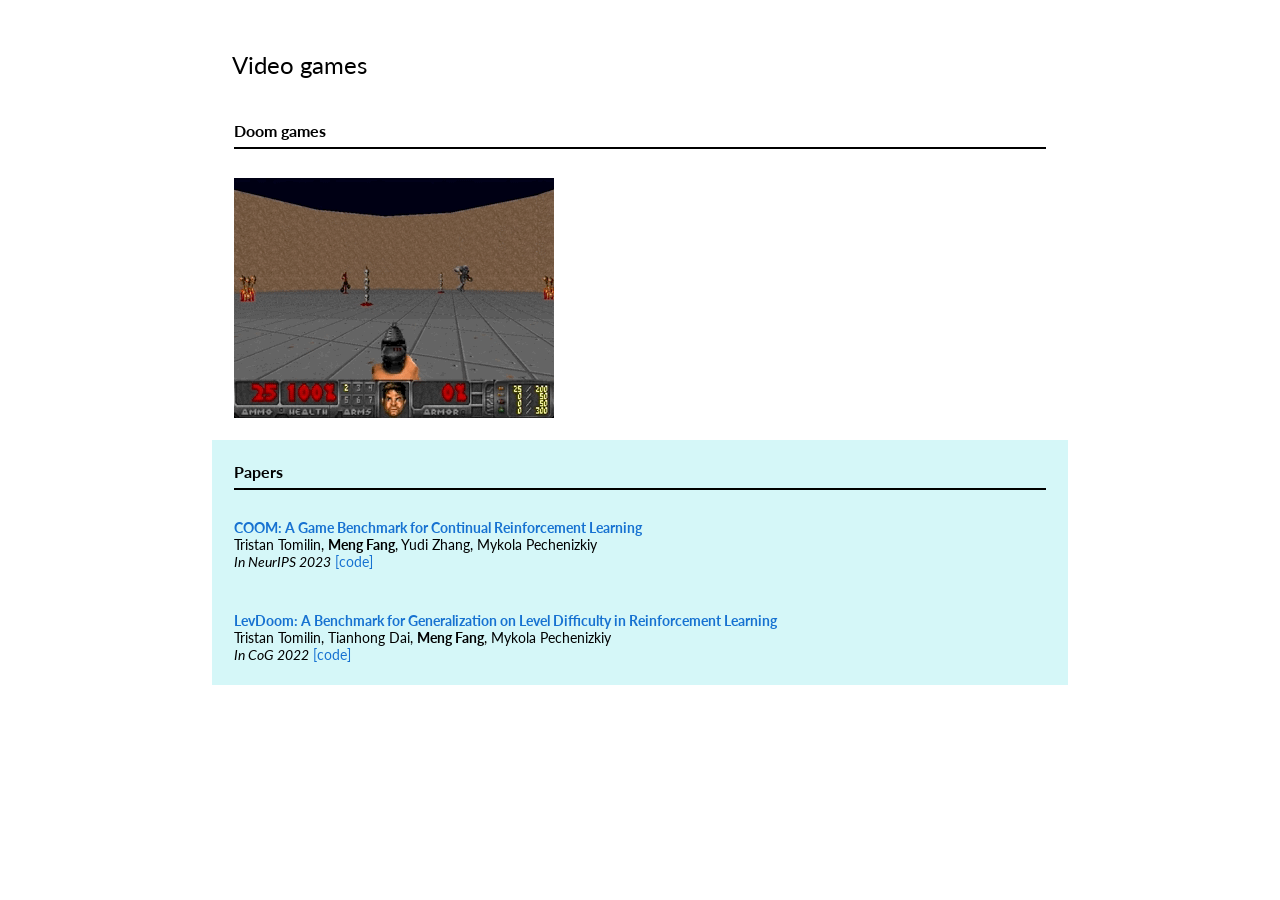
<file: files/gameai.html>
<!DOCTYPE HTML PUBLIC "-//W3C//DTD HTML 4.01 Transitional//EN">

<html>
  <head>
    <meta name="generator" content="HTML Tidy for Linux/x86 (vers 11 February 2007), see www.w3.org">
    <style type="text/css">
      /* Layout and HTML pieces the work of Jon Barron http://www.cs.berkeley.edu/~barron/ */
      a {
      color: #1772d1;
      text-decoration:none;
      }
      a:focus, a:hover {
      color: #f09227;
      text-decoration:none;
      }
      body,td,th {
      font-family: 'Lato', Verdana, Helvetica, sans-serif;
      font-size: 14px
      }
      tr {
        padding: 20px;
      }
      strong {
      font-family: 'Lato', Verdana, Helvetica, sans-serif;
      font-size: 14px
      }
      heading {
      font-family: 'Lato', Verdana, Helvetica, sans-serif;
      font-size: 15px;
      font-weight: 700;
      }
      #teaser-td {
      text-align: center;
      margin: auto;
      display: block;
      }
      #teaser {
      width: 200px;
      border-style: none;
      margin-left: auto;
      margin-right: auto;
      }
      hr {
      border: 1px solid black;
      }
    </style>
    <link href='http://fonts.googleapis.com/css?family=Lato:400,700,400italic,700italic' rel='stylesheet' type='text/css'>
    <title>Meng Fang</title>
    <meta http-equiv="Content-Type" content="text/html; charset=us-ascii">

    <script>
      (function(i,s,o,g,r,a,m){i['GoogleAnalyticsObject']=r;i[r]=i[r]||function(){
      (i[r].q=i[r].q||[]).push(arguments)},i[r].l=1*new Date();a=s.createElement(o),
      m=s.getElementsByTagName(o)[0];a.async=1;a.src=g;m.parentNode.insertBefore(a,m)
      })(window,document,'script','//www.google-analytics.com/analytics.js','ga');

      ga('create', 'UA-34477541-5', 'auto');
      ga('send', 'pageview');
    </script>

  </head>

  <body>
    <table width="900" border="0" align="center" cellpadding="20">
      <tr>
	      <td>
          <table id="heading" width="120%" align="center" border="0" cellspacing="0" cellpadding="20">
            <tr>
              <td>
                <font size="5">Video games </font>
              </td>
            </tr>
          </table>

      	  <table id="workworkwork" width="100%" align="center" cellpadding="20" style="background-color: white;">
            <tr>
                <td colspan="2" style="padding-bottom:0;">
                  <font size="3"><b>Doom games</b></font><hr>
                </td>
            </tr>

            <tr>
              
                <td width="75%" valign="center">

                  <img loading="lazy" id="" src="../teasers/doom-lev.gif">
                  
                </td>
      
            </tr>
            
          </table>

          <table id="workworkwork" width="100%" align="center" cellpadding="20" style="background-color:#76E4E84D;">
            <tr>
                <td colspan="2" style="padding-bottom:0;">
                  <font size="3"><b>Papers</b></font><hr>
                </td>
            </tr>

            <tr id="tomilin2023neurips">
                
              <td width="75%" valign="center">
                <p>
                      <b><a target="_blank" href="-">COOM: A Game Benchmark for Continual Reinforcement Learning</a></b><br>
                      Tristan Tomilin, <strong>Meng Fang</strong>, Yudi Zhang, Mykola Pechenizkiy<br>
                      <i>In NeurIPS 2023</i> 
                      <a target="_blank" href="-">[code]</a><br>
                </p>
              </td>
          </tr>

            <tr id="tomilin2022cog">
                
              <td width="75%" valign="center">
                <p>
                      <b><a target="_blank" href="https://ieee-cog.org/2022/assets/papers/paper_30.pdf">LevDoom: A Benchmark for Generalization on Level Difficulty in Reinforcement Learning</a></b><br>
                      Tristan Tomilin, Tianhong Dai, <strong>Meng Fang</strong>, Mykola Pechenizkiy<br>
                      <i>In CoG 2022</i> 
                      <a target="_blank" href="https://github.com/TTomilin/LevDoom">[code]</a><br>
                </p>
              </td>
          </tr>
         

<!--      <hr>
          <table id="other_stuff" width="100%" align="center" border="0" cellspacing="0" cellpadding="20">
            <tr>
              <td>
                <font size="5">Workshop Submissions</font></br>
              </td>
            </tr>
            <tr>
              <td width="100%" valign="top">
                <ol>
                  <li>
                    <a target="_blank" href="http://arunmallya.github.io/files/SUNw2017_motivations.pdf">High-level Cues for Predicting Motivations</a>
                    (<a target="_blank" href="http://arunmallya.github.io/files/SUNw2017_motivations_poster.pdf">poster</a>)
                    (<a target="_blank" href="http://arunmallya.github.io/files/SUNw2017_motivations_ppt.pptx">slides</a>)<br>
                    <strong>Arun Mallya</strong>, <a target="_blank" href="http://web.engr.illinois.edu/~slazebni/">Svetlana Lazebnik</a><br>
                    <i>Scene Understanding Workshop</i>, CVPR 2017 <br>
                  </li>
                  <br>
                  <li>
                    <a target="_blank" href="http://arunmallya.github.io/files/LVw2017_vrd.pdf">Visual Relationship Detection with Multiple Cues
                    (<a target="_blank" href="http://arunmallya.github.io/files/LVw2017_vrd_poster.pdf">poster</a>)<br>
                    <strong>Arun Mallya</strong>, Bryan A. Plummer, <a target="_blank" href="http://web.engr.illinois.edu/~slazebni/">Svetlana Lazebnik</a><br>
                    <i>Language and Vision Workshop</i>, CVPR 2017 <br>
                  </li>
                </ol>
              </td>
            </tr>
          </table>
-->


        </td>
      </tr>
    </table>
  </body>
</html>
</file>
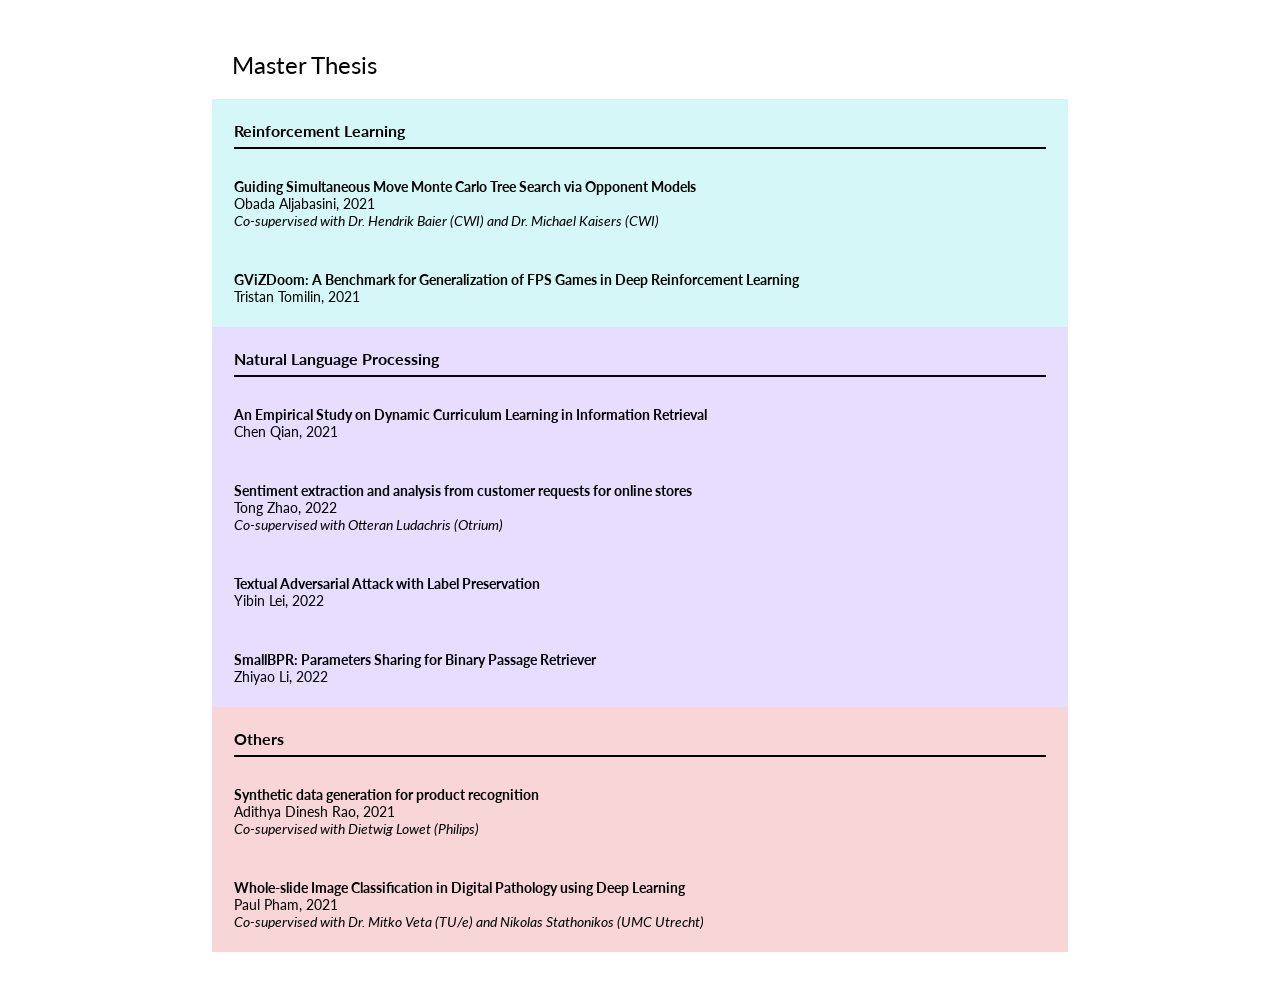
<file: files/master.html>
<!DOCTYPE HTML PUBLIC "-//W3C//DTD HTML 4.01 Transitional//EN">

<html>
  <head>
    <meta name="generator" content="HTML Tidy for Linux/x86 (vers 11 February 2007), see www.w3.org">
    <style type="text/css">
      /* Layout and HTML pieces the work of Jon Barron http://www.cs.berkeley.edu/~barron/ */
      a {
      color: #1772d1;
      text-decoration:none;
      }
      a:focus, a:hover {
      color: #f09227;
      text-decoration:none;
      }
      body,td,th {
      font-family: 'Lato', Verdana, Helvetica, sans-serif;
      font-size: 14px
      }
      tr {
        padding: 20px;
      }
      strong {
      font-family: 'Lato', Verdana, Helvetica, sans-serif;
      font-size: 14px
      }
      heading {
      font-family: 'Lato', Verdana, Helvetica, sans-serif;
      font-size: 15px;
      font-weight: 700;
      }
      #teaser-td {
      text-align: center;
      margin: auto;
      display: block;
      }
      #teaser {
      width: 200px;
      border-style: none;
      margin-left: auto;
      margin-right: auto;
      }
      hr {
      border: 1px solid black;
      }
    </style>
    <link href='http://fonts.googleapis.com/css?family=Lato:400,700,400italic,700italic' rel='stylesheet' type='text/css'>
    <title>Meng Fang</title>
    <meta http-equiv="Content-Type" content="text/html; charset=us-ascii">

    <script>
      (function(i,s,o,g,r,a,m){i['GoogleAnalyticsObject']=r;i[r]=i[r]||function(){
      (i[r].q=i[r].q||[]).push(arguments)},i[r].l=1*new Date();a=s.createElement(o),
      m=s.getElementsByTagName(o)[0];a.async=1;a.src=g;m.parentNode.insertBefore(a,m)
      })(window,document,'script','//www.google-analytics.com/analytics.js','ga');

      ga('create', 'UA-34477541-5', 'auto');
      ga('send', 'pageview');
    </script>

  </head>

  <body>
    <table width="900" border="0" align="center" cellpadding="20">
      <tr>
	      <td>
          <table id="heading" width="120%" align="center" border="0" cellspacing="0" cellpadding="20">
            <tr>
              <td>
                <font size="5">Master Thesis</font>
              </td>
            </tr>
          </table>

      	  <table id="workworkwork" width="100%" align="center" cellpadding="20" style="background-color:#76E4E84D;">
            <tr>
                <td colspan="2" style="padding-bottom:0;">
                  <font size="3"><b>Reinforcement Learning</b></font><hr>
                </td>
            </tr>

            <tr id="obada">
                
                <td width="75%" valign="center">
                  <p>
                        <b>Guiding Simultaneous Move Monte Carlo Tree Search via Opponent Models</b><br>
                        Obada Aljabasini, 2021 <br>
                        <i>Co-supervised with Dr. Hendrik Baier (CWI) and Dr. Michael Kaisers (CWI)
                  </p>
                </td>
            </tr>

            <tr id="tristan">
                
                <td width="75%" valign="center">
                  <p>
                        <b>GViZDoom: A Benchmark for Generalization of FPS Games in Deep Reinforcement Learning</b><br>
                        Tristan Tomilin, 2021
                  </p>
                </td>
            </tr>
          </table>

          <table id="workworkwork" width="100%" align="center" cellpadding="20" style="background-color:#AD8FFF4D;">
            <tr>
                <td colspan="2" style="padding-bottom:0;">
                  <font size="3"><b>Natural Language Processing</b></font><hr>
                </td>
            </tr>

            <tr id="chen">
                
              <td width="75%" valign="center">
                <p>
                      <b>An Empirical Study on Dynamic Curriculum Learning in Information Retrieval</b><br>
                      Chen Qian, 2021
                </p>
              </td>
          </tr>

          <tr id="zhao">
                
            <td width="75%" valign="center">
              <p>
                    <b>Sentiment extraction and analysis from customer requests for online stores</b><br>
                    Tong Zhao, 2022 <br>
                    <i> Co-supervised with Otteran Ludachris (Otrium)
              </p>
            </td>
        </tr>

          <tr id="lei">
                
            <td width="75%" valign="center">
              <p>
                    <b>Textual Adversarial Attack with Label Preservation</b><br>
                    Yibin Lei, 2022 <br>
                    
              </p>
            </td>
        </tr>

        <tr id="li">
                
          <td width="75%" valign="center">
            <p>
                  <b>SmallBPR: Parameters Sharing for Binary Passage Retriever</b><br>
                  Zhiyao Li, 2022 <br>
                  
            </p>
          </td>
      </tr>

          </table>
          
          <table id="workworkwork" width="100%" align="center" cellpadding="20" style="background-color:#E876784D;">
            <tr>
                <td colspan="2" style="padding-bottom:0;">
                  <font size="3"><b>Others</b></font><hr>
                </td>
            </tr>

            <tr id="rao">
                
              <td width="75%" valign="center">
                <p>
                      <b>Synthetic data generation for product recognition</b><br>
                      Adithya Dinesh Rao, 2021 <br>
                      <i>Co-supervised with Dietwig Lowet (Philips)
                </p>
              </td>
          </tr>

          <tr id="chen">
                
            <td width="75%" valign="center">
              <p>
                    <b>Whole-slide Image Classification in Digital Pathology using Deep Learning</b><br>
                    Paul Pham, 2021 <br>
                    <i>Co-supervised with Dr. Mitko Veta (TU/e) and Nikolas Stathonikos (UMC Utrecht)
              </p>
            </td>
        </tr>

          </table>

<!--      <hr>
          <table id="other_stuff" width="100%" align="center" border="0" cellspacing="0" cellpadding="20">
            <tr>
              <td>
                <font size="5">Workshop Submissions</font></br>
              </td>
            </tr>
            <tr>
              <td width="100%" valign="top">
                <ol>
                  <li>
                    <a target="_blank" href="http://arunmallya.github.io/files/SUNw2017_motivations.pdf">High-level Cues for Predicting Motivations</a>
                    (<a target="_blank" href="http://arunmallya.github.io/files/SUNw2017_motivations_poster.pdf">poster</a>)
                    (<a target="_blank" href="http://arunmallya.github.io/files/SUNw2017_motivations_ppt.pptx">slides</a>)<br>
                    <strong>Arun Mallya</strong>, <a target="_blank" href="http://web.engr.illinois.edu/~slazebni/">Svetlana Lazebnik</a><br>
                    <i>Scene Understanding Workshop</i>, CVPR 2017 <br>
                  </li>
                  <br>
                  <li>
                    <a target="_blank" href="http://arunmallya.github.io/files/LVw2017_vrd.pdf">Visual Relationship Detection with Multiple Cues
                    (<a target="_blank" href="http://arunmallya.github.io/files/LVw2017_vrd_poster.pdf">poster</a>)<br>
                    <strong>Arun Mallya</strong>, Bryan A. Plummer, <a target="_blank" href="http://web.engr.illinois.edu/~slazebni/">Svetlana Lazebnik</a><br>
                    <i>Language and Vision Workshop</i>, CVPR 2017 <br>
                  </li>
                </ol>
              </td>
            </tr>
          </table>
-->


        </td>
      </tr>
    </table>
  </body>
</html>
</file>
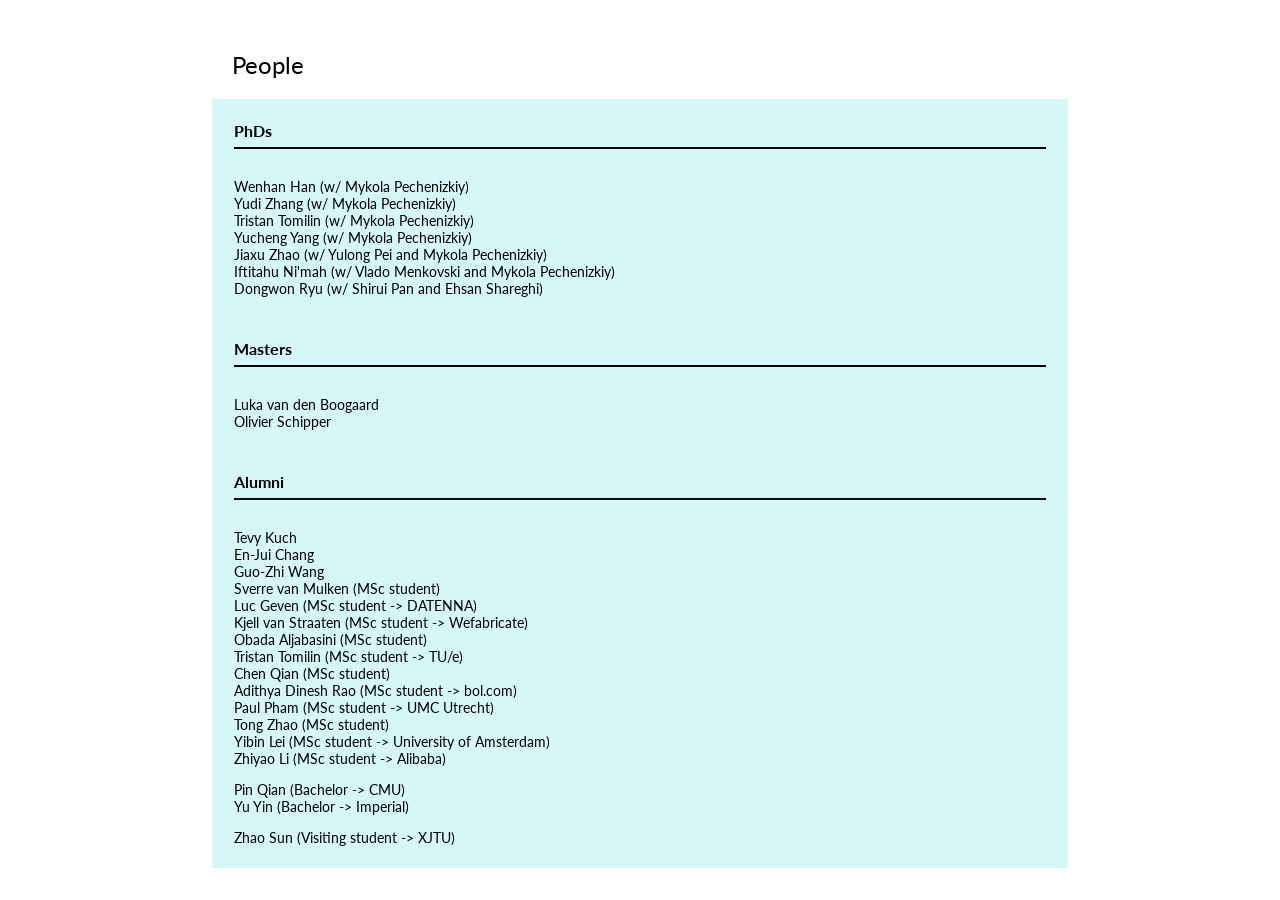
<file: files/people.html>
<!DOCTYPE HTML PUBLIC "-//W3C//DTD HTML 4.01 Transitional//EN">

<html>
  <head>
    <meta name="generator" content="HTML Tidy for Linux/x86 (vers 11 February 2007), see www.w3.org">
    <style type="text/css">
      /* Layout and HTML pieces the work of Jon Barron http://www.cs.berkeley.edu/~barron/ */
      a {
      color: #1772d1;
      text-decoration:none;
      }
      a:focus, a:hover {
      color: #f09227;
      text-decoration:none;
      }
      body,td,th {
      font-family: 'Lato', Verdana, Helvetica, sans-serif;
      font-size: 14px
      }
      tr {
        padding: 20px;
      }
      strong {
      font-family: 'Lato', Verdana, Helvetica, sans-serif;
      font-size: 14px
      }
      heading {
      font-family: 'Lato', Verdana, Helvetica, sans-serif;
      font-size: 15px;
      font-weight: 700;
      }
      #teaser-td {
      text-align: center;
      margin: auto;
      display: block;
      }
      #teaser {
      width: 200px;
      border-style: none;
      margin-left: auto;
      margin-right: auto;
      }
      hr {
      border: 1px solid black;
      }
    </style>
    <link href='http://fonts.googleapis.com/css?family=Lato:400,700,400italic,700italic' rel='stylesheet' type='text/css'>
    <title>Meng Fang</title>
    <meta http-equiv="Content-Type" content="text/html; charset=us-ascii">

    <script>
      (function(i,s,o,g,r,a,m){i['GoogleAnalyticsObject']=r;i[r]=i[r]||function(){
      (i[r].q=i[r].q||[]).push(arguments)},i[r].l=1*new Date();a=s.createElement(o),
      m=s.getElementsByTagName(o)[0];a.async=1;a.src=g;m.parentNode.insertBefore(a,m)
      })(window,document,'script','//www.google-analytics.com/analytics.js','ga');

      ga('create', 'UA-34477541-5', 'auto');
      ga('send', 'pageview');
    </script>

  </head>

  <body>
    <table width="900" border="0" align="center" cellpadding="20">
      <tr>
	      <td>
          <table id="heading" width="120%" align="center" border="0" cellspacing="0" cellpadding="20">
            <tr>
              <td>
                <font size="5">People</font>
              </td>
            </tr>
          </table>

      	  <table id="workworkwork" width="100%" align="center" cellpadding="20" style="background-color:#76E4E84D;">
            <tr>
                <td colspan="2" style="padding-bottom:0;">
                  <font size="3"><b>PhDs</b></font><hr>
                </td>
            </tr>

            <tr id="PhDs">
                
                <td width="75%" valign="center">
                  <p>
                    Wenhan Han (w/ Mykola Pechenizkiy) <br>  Yudi Zhang (w/ Mykola Pechenizkiy) <br>  Tristan Tomilin (w/ Mykola Pechenizkiy) <br>  
                    Yucheng Yang (w/ Mykola Pechenizkiy) <br> Jiaxu Zhao (w/ Yulong Pei and Mykola Pechenizkiy) <br> 
                    Iftitahu Ni'mah (w/ Vlado Menkovski and Mykola Pechenizkiy) <br>  Dongwon Ryu (w/ Shirui Pan and Ehsan Shareghi)
                  </p>
                </td>
            </tr>
            
            <tr>
              <td colspan="2" style="padding-bottom:0;">
                <font size="3"><b>Masters</b></font><hr>
              </td>
            </tr>
            <tr id="Masters">
                
              <td width="75%" valign="center">
                <p>
                   Luka van den Boogaard <br>
                   Olivier Schipper
                </p>
              </td>
          </tr>

          <tr>
            <td colspan="2" style="padding-bottom:0;">
              <font size="3"><b>Alumni</b></font><hr>
            </td>
          </tr>
          <tr id="Alumni">
              
            <td width="75%" valign="center">
              <p>
                Tevy Kuch <br>
                En-Jui Chang <br>
                Guo-Zhi Wang <br>
                Sverre van Mulken (MSc student) <br>
                Luc Geven (MSc student -> DATENNA) <br>
                Kjell van Straaten (MSc student -> Wefabricate) <br>
                Obada Aljabasini (MSc student) <br> Tristan Tomilin (MSc student -> TU/e) <br> Chen Qian (MSc student) <br> Adithya Dinesh Rao (MSc student -> bol.com) <br> 
                Paul Pham (MSc student -> UMC Utrecht) <br> Tong Zhao (MSc student) <br> Yibin Lei (MSc student -> University of Amsterdam) <br>
                Zhiyao Li (MSc student -> Alibaba)
              </p>


              <p>
                Pin Qian (Bachelor -> CMU) <br>
                Yu Yin (Bachelor -> Imperial)<br>
                </p>

                <p>
                  Zhao Sun (Visiting student -> XJTU)
                  </p>
            </td>
        </tr>


           
          </table>

          

          </table>

<!--      <hr>
          <table id="other_stuff" width="100%" align="center" border="0" cellspacing="0" cellpadding="20">
            <tr>
              <td>
                <font size="5">Workshop Submissions</font></br>
              </td>
            </tr>
            <tr>
              <td width="100%" valign="top">
                <ol>
                  <li>
                    <a target="_blank" href="http://arunmallya.github.io/files/SUNw2017_motivations.pdf">High-level Cues for Predicting Motivations</a>
                    (<a target="_blank" href="http://arunmallya.github.io/files/SUNw2017_motivations_poster.pdf">poster</a>)
                    (<a target="_blank" href="http://arunmallya.github.io/files/SUNw2017_motivations_ppt.pptx">slides</a>)<br>
                    <strong>Arun Mallya</strong>, <a target="_blank" href="http://web.engr.illinois.edu/~slazebni/">Svetlana Lazebnik</a><br>
                    <i>Scene Understanding Workshop</i>, CVPR 2017 <br>
                  </li>
                  <br>
                  <li>
                    <a target="_blank" href="http://arunmallya.github.io/files/LVw2017_vrd.pdf">Visual Relationship Detection with Multiple Cues
                    (<a target="_blank" href="http://arunmallya.github.io/files/LVw2017_vrd_poster.pdf">poster</a>)<br>
                    <strong>Arun Mallya</strong>, Bryan A. Plummer, <a target="_blank" href="http://web.engr.illinois.edu/~slazebni/">Svetlana Lazebnik</a><br>
                    <i>Language and Vision Workshop</i>, CVPR 2017 <br>
                  </li>
                </ol>
              </td>
            </tr>
          </table>
-->


        </td>
      </tr>
    </table>
  </body>
</html>
</file>
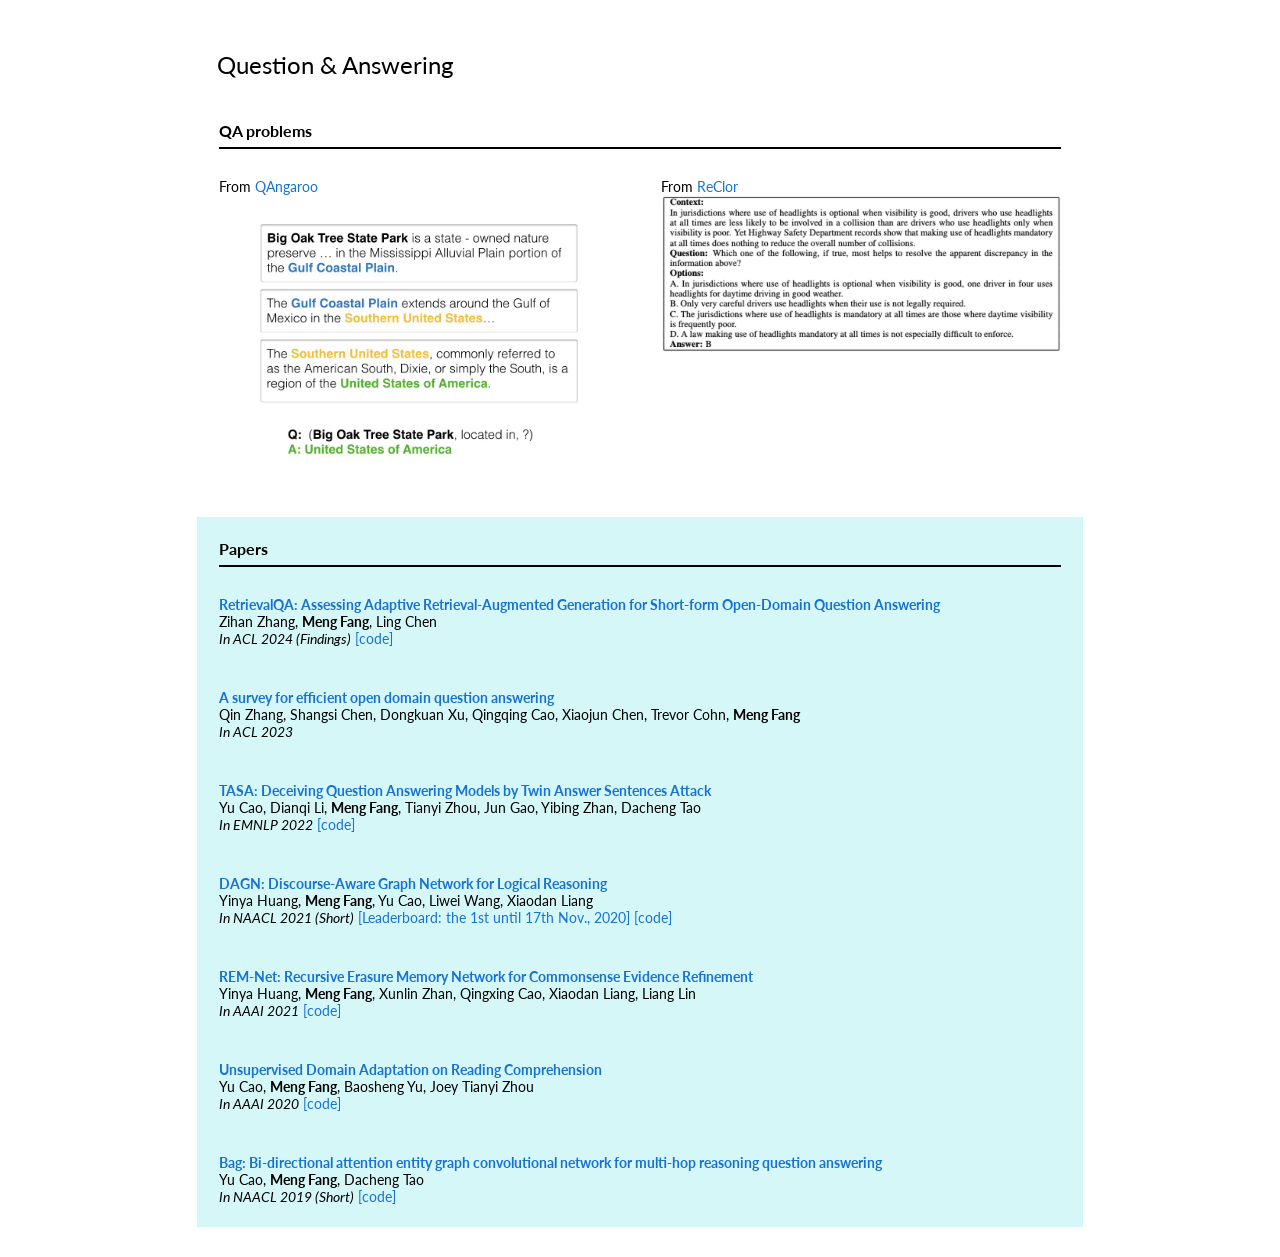
<file: files/qanda.html>
<!DOCTYPE HTML PUBLIC "-//W3C//DTD HTML 4.01 Transitional//EN">

<html>
  <head>
    <meta name="generator" content="HTML Tidy for Linux/x86 (vers 11 February 2007), see www.w3.org">
    <style type="text/css">
      /* Layout and HTML pieces the work of Jon Barron http://www.cs.berkeley.edu/~barron/ */
      a {
      color: #1772d1;
      text-decoration:none;
      }
      a:focus, a:hover {
      color: #f09227;
      text-decoration:none;
      }
      body,td,th {
      font-family: 'Lato', Verdana, Helvetica, sans-serif;
      font-size: 14px
      }
      tr {
        padding: 20px;
      }
      strong {
      font-family: 'Lato', Verdana, Helvetica, sans-serif;
      font-size: 14px
      }
      heading {
      font-family: 'Lato', Verdana, Helvetica, sans-serif;
      font-size: 15px;
      font-weight: 700;
      }
      #teaser-td {
      text-align: center;
      margin: auto;
      display: block;
      }
      #teaser {
      width: 200px;
      border-style: none;
      margin-left: auto;
      margin-right: auto;
      }
      #teaser-lg {
      width: 400px;
      border-style: none;
      margin-left: auto;
      margin-right: auto;
      }
      hr {
      border: 1px solid black;
      }
    </style>
    <link href='http://fonts.googleapis.com/css?family=Lato:400,700,400italic,700italic' rel='stylesheet' type='text/css'>
    <title>Meng Fang</title>
    <meta http-equiv="Content-Type" content="text/html; charset=us-ascii">

    <script>
      (function(i,s,o,g,r,a,m){i['GoogleAnalyticsObject']=r;i[r]=i[r]||function(){
      (i[r].q=i[r].q||[]).push(arguments)},i[r].l=1*new Date();a=s.createElement(o),
      m=s.getElementsByTagName(o)[0];a.async=1;a.src=g;m.parentNode.insertBefore(a,m)
      })(window,document,'script','//www.google-analytics.com/analytics.js','ga');

      ga('create', 'UA-34477541-5', 'auto');
      ga('send', 'pageview');
    </script>

  </head>

  <body>
    <table width="900" border="0" align="center" cellpadding="20">
      <tr>
	      <td>
          <table id="heading" width="120%" align="center" border="0" cellspacing="0" cellpadding="20">
            <tr>
              <td>
                <font size="5">Question & Answering </font>
              </td>
            </tr>
          </table>

      	  <table id="workworkwork" width="100%" align="center" cellpadding="20" style="background-color: white;">
            <tr>
                <td colspan="2" style="padding-bottom:0;">
                  <font size="3"><b>QA problems</b></font><hr>
                </td>
            </tr>

            <tr id="env">
              
                <td width="75%" valign="top">
                  From <a href="http://qangaroo.cs.ucl.ac.uk/">QAngaroo</a><br>
                  <img loading="lazy" id="teaser-lg" src="../teasers/wikihop.jpeg">
                </td>
                
                <td width="75%" valign="top">
                  From <a href="https://whyu.me/reclor/">ReClor</a><br>
                  <img loading="lazy" id="teaser-lg" src="../teasers/reclor.png">
                </td>
            </tr>
           
          </table>

          <table id="workworkwork" width="100%" align="center" cellpadding="20" style="background-color:#76E4E84D;">
            <tr>
                <td colspan="2" style="padding-bottom:0;">
                  <font size="3"><b>Papers</b></font><hr>
                </td>
            </tr>

            <tr id="zhang2014retrieval">
              <td width="75%" valign="center">
              <p>
                    <b><a target="_blank" href="https://arxiv.org/abs/2402.16457">RetrievalQA: Assessing Adaptive Retrieval-Augmented Generation for Short-form Open-Domain Question Answering</a></b><br>
                    Zihan Zhang, <strong>Meng Fang</strong>, Ling Chen<br>
                    <i>In ACL 2024 (Findings)</i> <a target="_blank" href="https://github.com/hyintell/RetrievalQA">[code]</a><br>
                    
              </p>
            </td>
            </tr>

            <tr id="zhang2022preprint">
           
              <td width="75%" valign="center">
                <p>
                  <b><a target="_blank" href="https://arxiv.org/abs/2211.07886">A survey for efficient open domain question answering</a></b><br>
                  Qin Zhang, Shangsi Chen, Dongkuan Xu, Qingqing Cao, Xiaojun Chen, Trevor Cohn, <strong>Meng Fang</strong><br>
                  <i>In ACL 2023</i><br>
                </p>
              </td>
            </tr>

            <tr id="cao2022emnlp">
           
              <td width="75%" valign="center">
                <p>
                  <b><a target="_blank" href="https://arxiv.org/pdf/2210.15221.pdf">TASA: Deceiving Question Answering Models by Twin Answer Sentences Attack</a></b><br>
                  Yu Cao, Dianqi Li, <strong>Meng Fang</strong>, Tianyi Zhou, Jun Gao, Yibing Zhan, Dacheng Tao<br>
                  <i>In EMNLP 2022</i>
                  <a target="_blank" href="https://github.com/caoyu-noob/TASA">[code]</a><br>
                </p>
              </td>
            </tr>

            <tr id="huang2021naacl">
           
              <td width="75%" valign="center">
                <p>
                  <b><a target="_blank" href="https://arxiv.org/pdf/2103.14349.pdf">DAGN: Discourse-Aware Graph Network for Logical Reasoning</a></b><br>
                  Yinya Huang, <strong>Meng Fang</strong>, Yu Cao, Liwei Wang, Xiaodan Liang<br>
                  <i>In NAACL 2021 (Short)</i>
                  <a target="_blank" href="https://eval.ai/web/challenges/challenge-page/503/leaderboard/1347">[Leaderboard: the 1st until 17th Nov., 2020]</a>
                  <a target="_blank" href="https://github.com/Eleanor-H/DAGN">[code]</a><br>
                </p>
              </td>
            </tr>
            
            <tr id="huang2021aaai">
             
              <td width="75%" valign="center">
                <p>
                  <b><a target="_blank" href="https://arxiv.org/pdf/2012.13185.pdf">REM-Net: Recursive Erasure Memory Network for Commonsense Evidence Refinement</a></b><br>
                  Yinya Huang, <strong>Meng Fang</strong>, Xunlin Zhan, Qingxing Cao, Xiaodan Liang, Liang Lin<br>
                  <i>In AAAI 2021</i>
                  <a target="_blank" href="https://github.com/Eleanor-H/REM-Net">[code]</a><br>
                </p>
              </td>
            </tr>
            
            <tr id="cao2020aaai">
              <td width="75%" valign="center">
                <p>
                  <b><a target="_blank" href="https://arxiv.org/pdf/1911.06137.pdf">Unsupervised Domain Adaptation on Reading Comprehension</a></b><br>
                  Yu Cao, <strong>Meng Fang</strong>, Baosheng Yu, Joey Tianyi Zhou<br>
                  <i>In AAAI 2020</i>
                  <a target="_blank" href="https://github.com/caoyu-noob/CASe">[code]</a><br>
                </p>
              </td>
            </tr>
          
        <tr id="cao2019naacl">           
        <td width="75%" valign="center">
          <p>
            <b><a target="_blank" href="https://arxiv.org/pdf/1904.04969.pdf">Bag: Bi-directional attention entity graph convolutional network for multi-hop reasoning question answering</a></b><br>
            Yu Cao, <strong>Meng Fang</strong>, Dacheng Tao<br>
            <i>In NAACL 2019 (Short)</i>
            <a target="_blank" href="https://github.com/caoyu-noob/BAG">[code]</a><br>
          </p>
        </td>
        </tr>
         

<!--      <hr>
          <table id="other_stuff" width="100%" align="center" border="0" cellspacing="0" cellpadding="20">
            <tr>
              <td>
                <font size="5">Workshop Submissions</font></br>
              </td>
            </tr>
            <tr>
              <td width="100%" valign="top">
                <ol>
                  <li>
                    <a target="_blank" href="http://arunmallya.github.io/files/SUNw2017_motivations.pdf">High-level Cues for Predicting Motivations</a>
                    (<a target="_blank" href="http://arunmallya.github.io/files/SUNw2017_motivations_poster.pdf">poster</a>)
                    (<a target="_blank" href="http://arunmallya.github.io/files/SUNw2017_motivations_ppt.pptx">slides</a>)<br>
                    <strong>Arun Mallya</strong>, <a target="_blank" href="http://web.engr.illinois.edu/~slazebni/">Svetlana Lazebnik</a><br>
                    <i>Scene Understanding Workshop</i>, CVPR 2017 <br>
                  </li>
                  <br>
                  <li>
                    <a target="_blank" href="http://arunmallya.github.io/files/LVw2017_vrd.pdf">Visual Relationship Detection with Multiple Cues
                    (<a target="_blank" href="http://arunmallya.github.io/files/LVw2017_vrd_poster.pdf">poster</a>)<br>
                    <strong>Arun Mallya</strong>, Bryan A. Plummer, <a target="_blank" href="http://web.engr.illinois.edu/~slazebni/">Svetlana Lazebnik</a><br>
                    <i>Language and Vision Workshop</i>, CVPR 2017 <br>
                  </li>
                </ol>
              </td>
            </tr>
          </table>
-->


        </td>
      </tr>
    </table>
  </body>
</html>
</file>
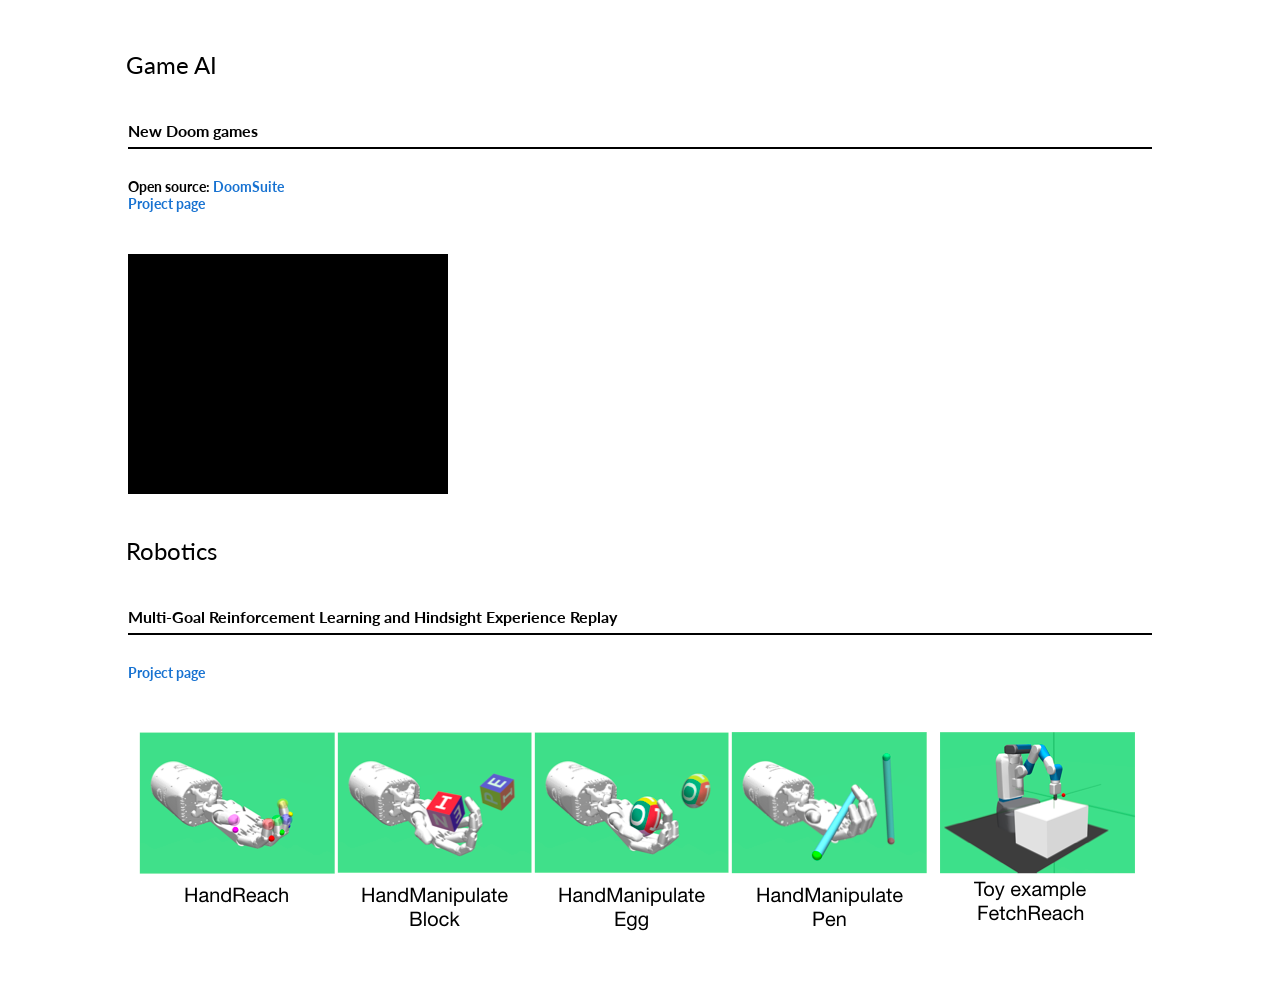
<file: files/rl.html>
<!DOCTYPE HTML PUBLIC "-//W3C//DTD HTML 4.01 Transitional//EN">

<html>
  <head>
    <meta name="generator" content="HTML Tidy for Linux/x86 (vers 11 February 2007), see www.w3.org">
    <style type="text/css">
      /* Layout and HTML pieces the work of Jon Barron http://www.cs.berkeley.edu/~barron/ */
      a {
      color: #1772d1;
      text-decoration:none;
      }
      a:focus, a:hover {
      color: #f09227;
      text-decoration:none;
      }
      body,td,th {
      font-family: 'Lato', Verdana, Helvetica, sans-serif;
      font-size: 14px
      }
      tr {
        padding: 20px;
      }
      strong {
      font-family: 'Lato', Verdana, Helvetica, sans-serif;
      font-size: 14px
      }
      heading {
      font-family: 'Lato', Verdana, Helvetica, sans-serif;
      font-size: 15px;
      font-weight: 700;
      }
      #teaser-td {
      text-align: center;
      margin: auto;
      display: block;
      }
      #teaser {
      width: 200px;
      border-style: none;
      margin-left: auto;
      margin-right: auto;
      }
      hr {
      border: 1px solid black;
      }
    </style>
    <link href='http://fonts.googleapis.com/css?family=Lato:400,700,400italic,700italic' rel='stylesheet' type='text/css'>
    <title>Meng Fang</title>
    <meta http-equiv="Content-Type" content="text/html; charset=us-ascii">

    <script>
      (function(i,s,o,g,r,a,m){i['GoogleAnalyticsObject']=r;i[r]=i[r]||function(){
      (i[r].q=i[r].q||[]).push(arguments)},i[r].l=1*new Date();a=s.createElement(o),
      m=s.getElementsByTagName(o)[0];a.async=1;a.src=g;m.parentNode.insertBefore(a,m)
      })(window,document,'script','//www.google-analytics.com/analytics.js','ga');

      ga('create', 'UA-34477541-5', 'auto');
      ga('send', 'pageview');
    </script>

  </head>

  <body>
    <table width="900" border="0" align="center" cellpadding="20">
      <tr>
	      <td>
          <table id="heading" width="120%" align="center" border="0" cellspacing="0" cellpadding="20">
            <tr>
              <td>
                <font size="5">Game AI</font>
              </td>
            </tr>
          </table>

      	  <table id="workworkwork" width="100%" align="center" cellpadding="20" style="background-color: white;">
            <tr>
                <td colspan="2" style="padding-bottom:0;">
                  <font size="3"><b>New Doom games</b></font><hr>
                </td>
            </tr>

            <tr>
              
              <td width="75%" valign="center">
                
                <b>Open source: <a target="_blank" href="https://github.com/hyintell/DoomSuite">DoomSuite </a></b><br>
                <b><a target="_blank" href="gameai.html">Project page </a></b>
              </td>
    
          </tr>

            <tr>
              
                <td width="75%" valign="center">

                  <img loading="lazy" id="" src="../teasers/doom-lev.gif">
                  
                </td>
      
            </tr>
            
          </table>
          <table id="heading" width="120%" align="center" border="0" cellspacing="0" cellpadding="20">
            <tr>
              <td>
                <font size="5">Robotics</font>
              </td>
            </tr>
          </table>

      	  <table id="workworkwork" width="100%" align="center" cellpadding="20" style="background-color: white;">
            <tr>
                <td colspan="2" style="padding-bottom:0;">
                  <font size="3"><b>Multi-Goal Reinforcement Learning and Hindsight Experience Replay</b></font><hr>
                </td>
            </tr>

            <tr>
              
              <td width="75%" valign="center">
                <b><a target="_blank" href="robotics.html">Project page </a></b><br>
              </td>
    
          </tr>

            <tr id="env">
              
                <td width="75%" valign="center">

                  <img loading="lazy" id="" src="../teasers/dy-envs.png">
                  
                </td>
      
            </tr>

            
          </table>

  </body>
</html>
</file>
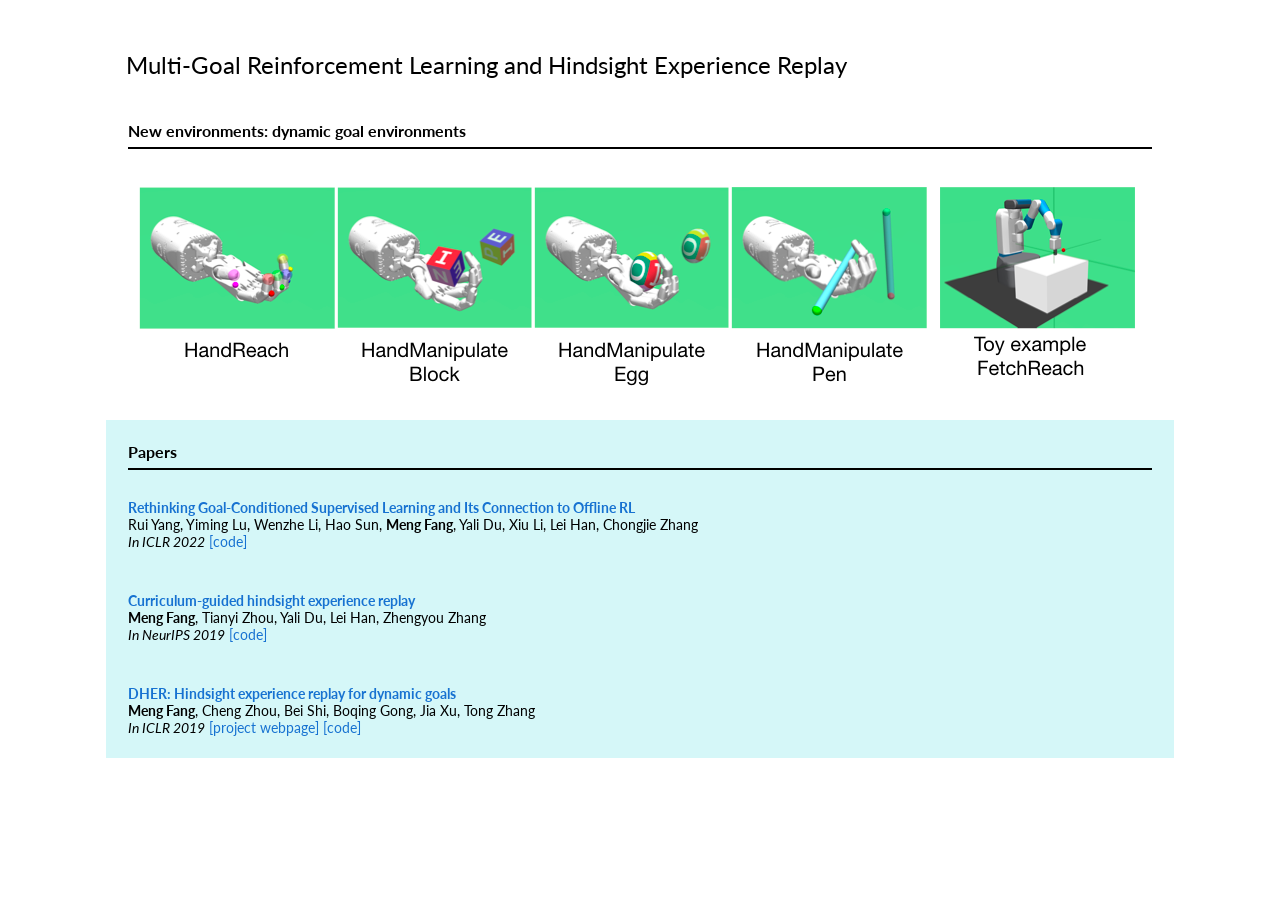
<file: files/robotics.html>
<!DOCTYPE HTML PUBLIC "-//W3C//DTD HTML 4.01 Transitional//EN">

<html>
  <head>
    <meta name="generator" content="HTML Tidy for Linux/x86 (vers 11 February 2007), see www.w3.org">
    <style type="text/css">
      /* Layout and HTML pieces the work of Jon Barron http://www.cs.berkeley.edu/~barron/ */
      a {
      color: #1772d1;
      text-decoration:none;
      }
      a:focus, a:hover {
      color: #f09227;
      text-decoration:none;
      }
      body,td,th {
      font-family: 'Lato', Verdana, Helvetica, sans-serif;
      font-size: 14px
      }
      tr {
        padding: 20px;
      }
      strong {
      font-family: 'Lato', Verdana, Helvetica, sans-serif;
      font-size: 14px
      }
      heading {
      font-family: 'Lato', Verdana, Helvetica, sans-serif;
      font-size: 15px;
      font-weight: 700;
      }
      #teaser-td {
      text-align: center;
      margin: auto;
      display: block;
      }
      #teaser {
      width: 200px;
      border-style: none;
      margin-left: auto;
      margin-right: auto;
      }
      hr {
      border: 1px solid black;
      }
    </style>
    <link href='http://fonts.googleapis.com/css?family=Lato:400,700,400italic,700italic' rel='stylesheet' type='text/css'>
    <title>Meng Fang</title>
    <meta http-equiv="Content-Type" content="text/html; charset=us-ascii">

    <script>
      (function(i,s,o,g,r,a,m){i['GoogleAnalyticsObject']=r;i[r]=i[r]||function(){
      (i[r].q=i[r].q||[]).push(arguments)},i[r].l=1*new Date();a=s.createElement(o),
      m=s.getElementsByTagName(o)[0];a.async=1;a.src=g;m.parentNode.insertBefore(a,m)
      })(window,document,'script','//www.google-analytics.com/analytics.js','ga');

      ga('create', 'UA-34477541-5', 'auto');
      ga('send', 'pageview');
    </script>

  </head>

  <body>
    <table width="900" border="0" align="center" cellpadding="20">
      <tr>
	      <td>
          <table id="heading" width="120%" align="center" border="0" cellspacing="0" cellpadding="20">
            <tr>
              <td>
                <font size="5">Multi-Goal Reinforcement Learning and Hindsight Experience Replay </font>
              </td>
            </tr>
          </table>

      	  <table id="workworkwork" width="100%" align="center" cellpadding="20" style="background-color: white;">
            <tr>
                <td colspan="2" style="padding-bottom:0;">
                  <font size="3"><b>New environments: dynamic goal environments</b></font><hr>
                </td>
            </tr>

            <tr id="env">
              
                <td width="75%" valign="center">

                  <img loading="lazy" id="" src="../teasers/dy-envs.png">
                  
                </td>
      
            </tr>

            
          </table>

          <table id="workworkwork" width="100%" align="center" cellpadding="20" style="background-color:#76E4E84D;">
            <tr>
                <td colspan="2" style="padding-bottom:0;">
                  <font size="3"><b>Papers</b></font><hr>
                </td>
            </tr>

            <tr id="rui2022iclr">
                
              <td width="75%" valign="center">
                <p>
                  <b><a target="_blank" href="https://openreview.net/forum?id=KJztlfGPdwW">Rethinking Goal-Conditioned Supervised Learning and Its Connection to Offline RL</a></b><br>
                  Rui Yang, Yiming Lu, Wenzhe Li, Hao Sun, <strong>Meng Fang</strong>, Yali Du, Xiu Li, Lei Han, Chongjie Zhang<br>
                  <i>In ICLR 2022</i> 
                  <a target="_blank" href="https://github.com/YangRui2015/AWGCSL">[code]</a><br>
            </p>
              </td>
          </tr>
          
             <tr id="fang2019neurips">
            
            <td width="75%" valign="center">
              <p>
                  <b><a target="_blank" href="https://papers.nips.cc/paper/2019/file/83715fd4755b33f9c3958e1a9ee221e1-Paper.pdf">Curriculum-guided hindsight experience replay</a> </b><br>
                  <strong>Meng Fang</strong>, Tianyi Zhou, Yali Du, Lei Han, Zhengyou Zhang<br>
                  <i>In NeurIPS 2019</i>
                  <a target="_blank" href="https://github.com/mengf1/CHER">[code]</a><br>
              </p>
            </td>
        </tr>

        <tr id="fang2019iclr">
        
          <td width="75%" valign="center">
            <p>
                <b><a target="_blank" href="https://openreview.net/pdf?id=Byf5-30qFX">DHER: Hindsight experience replay for dynamic goals</a> </b><br>
                <strong>Meng Fang</strong>, Cheng Zhou, Bei Shi, Boqing Gong, Jia Xu, Tong Zhang<br>
                <i>In ICLR 2019</i> 
                <a target="_blank" href="https://sites.google.com/view/dher">[project webpage]</a>
                <a target="_blank" href="https://github.com/mengf1/CHER">[code]</a><br>
            </p>
          </td>
      </tr>

         

<!--      <hr>
          <table id="other_stuff" width="100%" align="center" border="0" cellspacing="0" cellpadding="20">
            <tr>
              <td>
                <font size="5">Workshop Submissions</font></br>
              </td>
            </tr>
            <tr>
              <td width="100%" valign="top">
                <ol>
                  <li>
                    <a target="_blank" href="http://arunmallya.github.io/files/SUNw2017_motivations.pdf">High-level Cues for Predicting Motivations</a>
                    (<a target="_blank" href="http://arunmallya.github.io/files/SUNw2017_motivations_poster.pdf">poster</a>)
                    (<a target="_blank" href="http://arunmallya.github.io/files/SUNw2017_motivations_ppt.pptx">slides</a>)<br>
                    <strong>Arun Mallya</strong>, <a target="_blank" href="http://web.engr.illinois.edu/~slazebni/">Svetlana Lazebnik</a><br>
                    <i>Scene Understanding Workshop</i>, CVPR 2017 <br>
                  </li>
                  <br>
                  <li>
                    <a target="_blank" href="http://arunmallya.github.io/files/LVw2017_vrd.pdf">Visual Relationship Detection with Multiple Cues
                    (<a target="_blank" href="http://arunmallya.github.io/files/LVw2017_vrd_poster.pdf">poster</a>)<br>
                    <strong>Arun Mallya</strong>, Bryan A. Plummer, <a target="_blank" href="http://web.engr.illinois.edu/~slazebni/">Svetlana Lazebnik</a><br>
                    <i>Language and Vision Workshop</i>, CVPR 2017 <br>
                  </li>
                </ol>
              </td>
            </tr>
          </table>
-->


        </td>
      </tr>
    </table>
  </body>
</html>
</file>
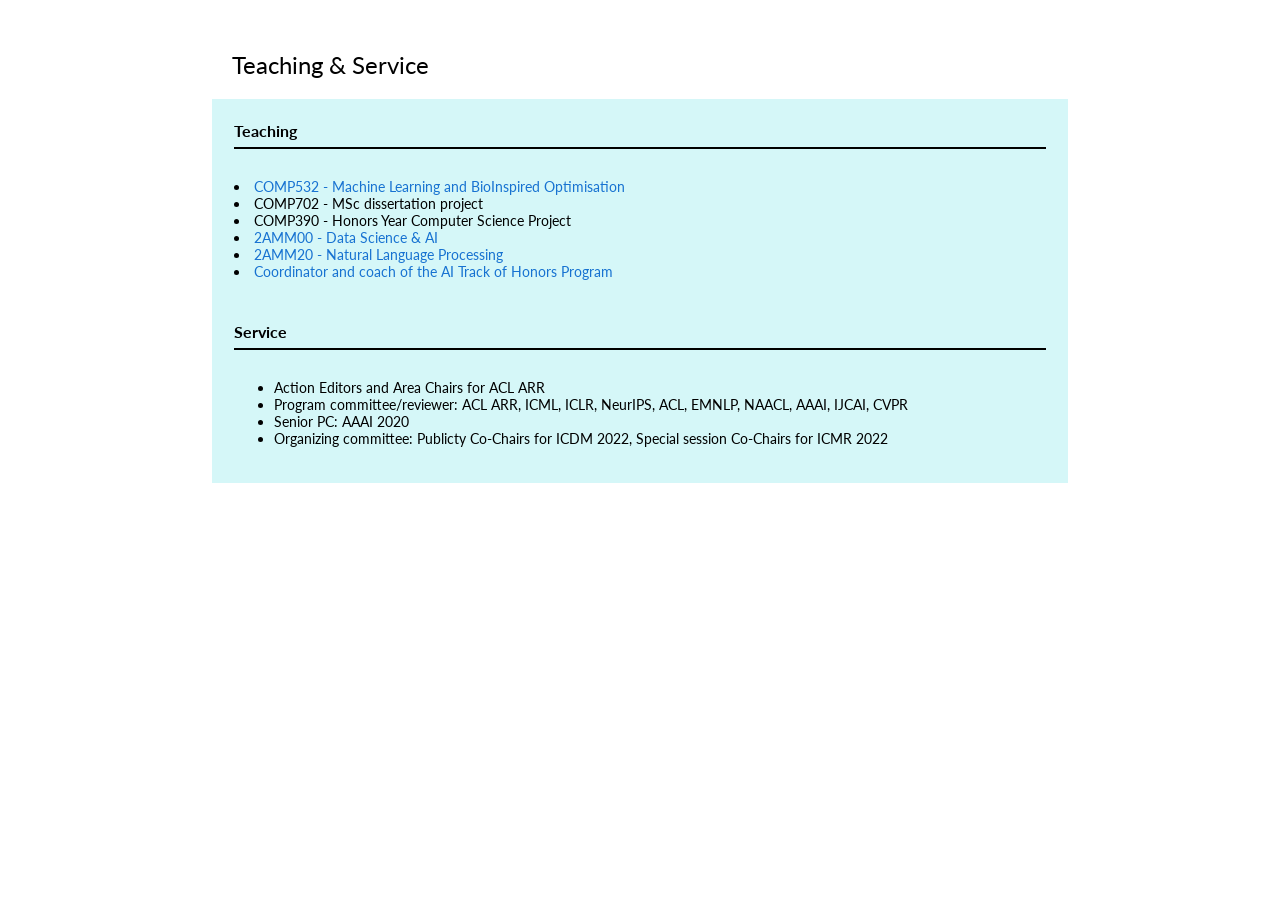
<file: files/teachservice.html>
<!DOCTYPE HTML PUBLIC "-//W3C//DTD HTML 4.01 Transitional//EN">

<html>
  <head>
    <meta name="generator" content="HTML Tidy for Linux/x86 (vers 11 February 2007), see www.w3.org">
    <style type="text/css">
      /* Layout and HTML pieces the work of Jon Barron http://www.cs.berkeley.edu/~barron/ */
      a {
      color: #1772d1;
      text-decoration:none;
      }
      a:focus, a:hover {
      color: #f09227;
      text-decoration:none;
      }
      body,td,th {
      font-family: 'Lato', Verdana, Helvetica, sans-serif;
      font-size: 14px
      }
      tr {
        padding: 20px;
      }
      strong {
      font-family: 'Lato', Verdana, Helvetica, sans-serif;
      font-size: 14px
      }
      heading {
      font-family: 'Lato', Verdana, Helvetica, sans-serif;
      font-size: 15px;
      font-weight: 700;
      }
      #teaser-td {
      text-align: center;
      margin: auto;
      display: block;
      }
      #teaser {
      width: 200px;
      border-style: none;
      margin-left: auto;
      margin-right: auto;
      }
      hr {
      border: 1px solid black;
      }
    </style>
    <link href='http://fonts.googleapis.com/css?family=Lato:400,700,400italic,700italic' rel='stylesheet' type='text/css'>
    <title>Meng Fang</title>
    <meta http-equiv="Content-Type" content="text/html; charset=us-ascii">

    <script>
      (function(i,s,o,g,r,a,m){i['GoogleAnalyticsObject']=r;i[r]=i[r]||function(){
      (i[r].q=i[r].q||[]).push(arguments)},i[r].l=1*new Date();a=s.createElement(o),
      m=s.getElementsByTagName(o)[0];a.async=1;a.src=g;m.parentNode.insertBefore(a,m)
      })(window,document,'script','//www.google-analytics.com/analytics.js','ga');

      ga('create', 'UA-34477541-5', 'auto');
      ga('send', 'pageview');
    </script>

  </head>

  <body>
    <table width="900" border="0" align="center" cellpadding="20">
      <tr>
	      <td>
          <table id="heading" width="120%" align="center" border="0" cellspacing="0" cellpadding="20">
            <tr>
              <td>
                <font size="5">Teaching & Service</font>
              </td>
            </tr>
          </table>

      	  <table id="workworkwork" width="100%" align="center" cellpadding="20" style="background-color:#76E4E84D;">
            <tr>
                <td colspan="2" style="padding-bottom:0;">
                  <font size="3"><b>Teaching</b></font><hr>
                </td>
            </tr>

            <tr id="teaching">
                
                <td width="75%" valign="center">
                  <li> <a target="_blank" href="https://docs.google.com/document/d/18PNhgDX1_QR-DRT1_16VototAR-51gFUCRK-75RcHwo/edit?usp=sharing">COMP532 - Machine Learning and BioInspired Optimisation </a> </li>
                  <li> COMP702 - MSc dissertation project </li>
                  <li> COMP390 - Honors Year Computer Science Project </li>
                    <li> <a target="_blank" href="https://docs.google.com/document/d/1tM1Nysu0TEoR9e0a3cjGQWgaja8c6tRpUxb249sYlbI/edit?usp=sharing">2AMM00 - Data Science & AI</a> </li>
                  <li>  <a target="_blank" href="https://docs.google.com/document/d/1jC7djo1gld9fa_9d7vzRMkBltX2gAEhNq8IghdnrQBg/edit?usp=sharing">2AMM20 - Natural Language Processing</a> </li>
                   <li> <a target="_blank" href="https://docs.google.com/document/d/1qUGqGnkxEEABKFsJbdUnsAIHOq4QxFx3XPpB9NIt_Sw/edit?usp=sharing">Coordinator and coach of the AI Track of Honors Program</a> </li>
                </td>
            </tr>

          <tr>
            <td colspan="2" style="padding-bottom:0;">
              <font size="3"><b>Service</b></font><hr>
            </td>
          </tr>
          
          <tr>
            <td>
             
              <ul>
		<li> Action Editors and Area Chairs for ACL ARR </li>
                <li> Program committee/reviewer: ACL ARR, ICML, ICLR, NeurIPS, ACL, EMNLP, NAACL, AAAI, IJCAI, CVPR</li>
                <li> Senior PC: AAAI 2020 </li>
                <li> Organizing committee: Publicty Co-Chairs for ICDM 2022, Special session Co-Chairs for ICMR 2022</li>
              </ul>
            </td>
          </tr>


           
          </table>

          

          </table>

<!--      <hr>
          <table id="other_stuff" width="100%" align="center" border="0" cellspacing="0" cellpadding="20">
            <tr>
              <td>
                <font size="5">Workshop Submissions</font></br>
              </td>
            </tr>
            <tr>
              <td width="100%" valign="top">
                <ol>
                  <li>
                    <a target="_blank" href="http://arunmallya.github.io/files/SUNw2017_motivations.pdf">High-level Cues for Predicting Motivations</a>
                    (<a target="_blank" href="http://arunmallya.github.io/files/SUNw2017_motivations_poster.pdf">poster</a>)
                    (<a target="_blank" href="http://arunmallya.github.io/files/SUNw2017_motivations_ppt.pptx">slides</a>)<br>
                    <strong>Arun Mallya</strong>, <a target="_blank" href="http://web.engr.illinois.edu/~slazebni/">Svetlana Lazebnik</a><br>
                    <i>Scene Understanding Workshop</i>, CVPR 2017 <br>
                  </li>
                  <br>
                  <li>
                    <a target="_blank" href="http://arunmallya.github.io/files/LVw2017_vrd.pdf">Visual Relationship Detection with Multiple Cues
                    (<a target="_blank" href="http://arunmallya.github.io/files/LVw2017_vrd_poster.pdf">poster</a>)<br>
                    <strong>Arun Mallya</strong>, Bryan A. Plummer, <a target="_blank" href="http://web.engr.illinois.edu/~slazebni/">Svetlana Lazebnik</a><br>
                    <i>Language and Vision Workshop</i>, CVPR 2017 <br>
                  </li>
                </ol>
              </td>
            </tr>
          </table>
-->


        </td>
      </tr>
    </table>
  </body>
</html>
</file>
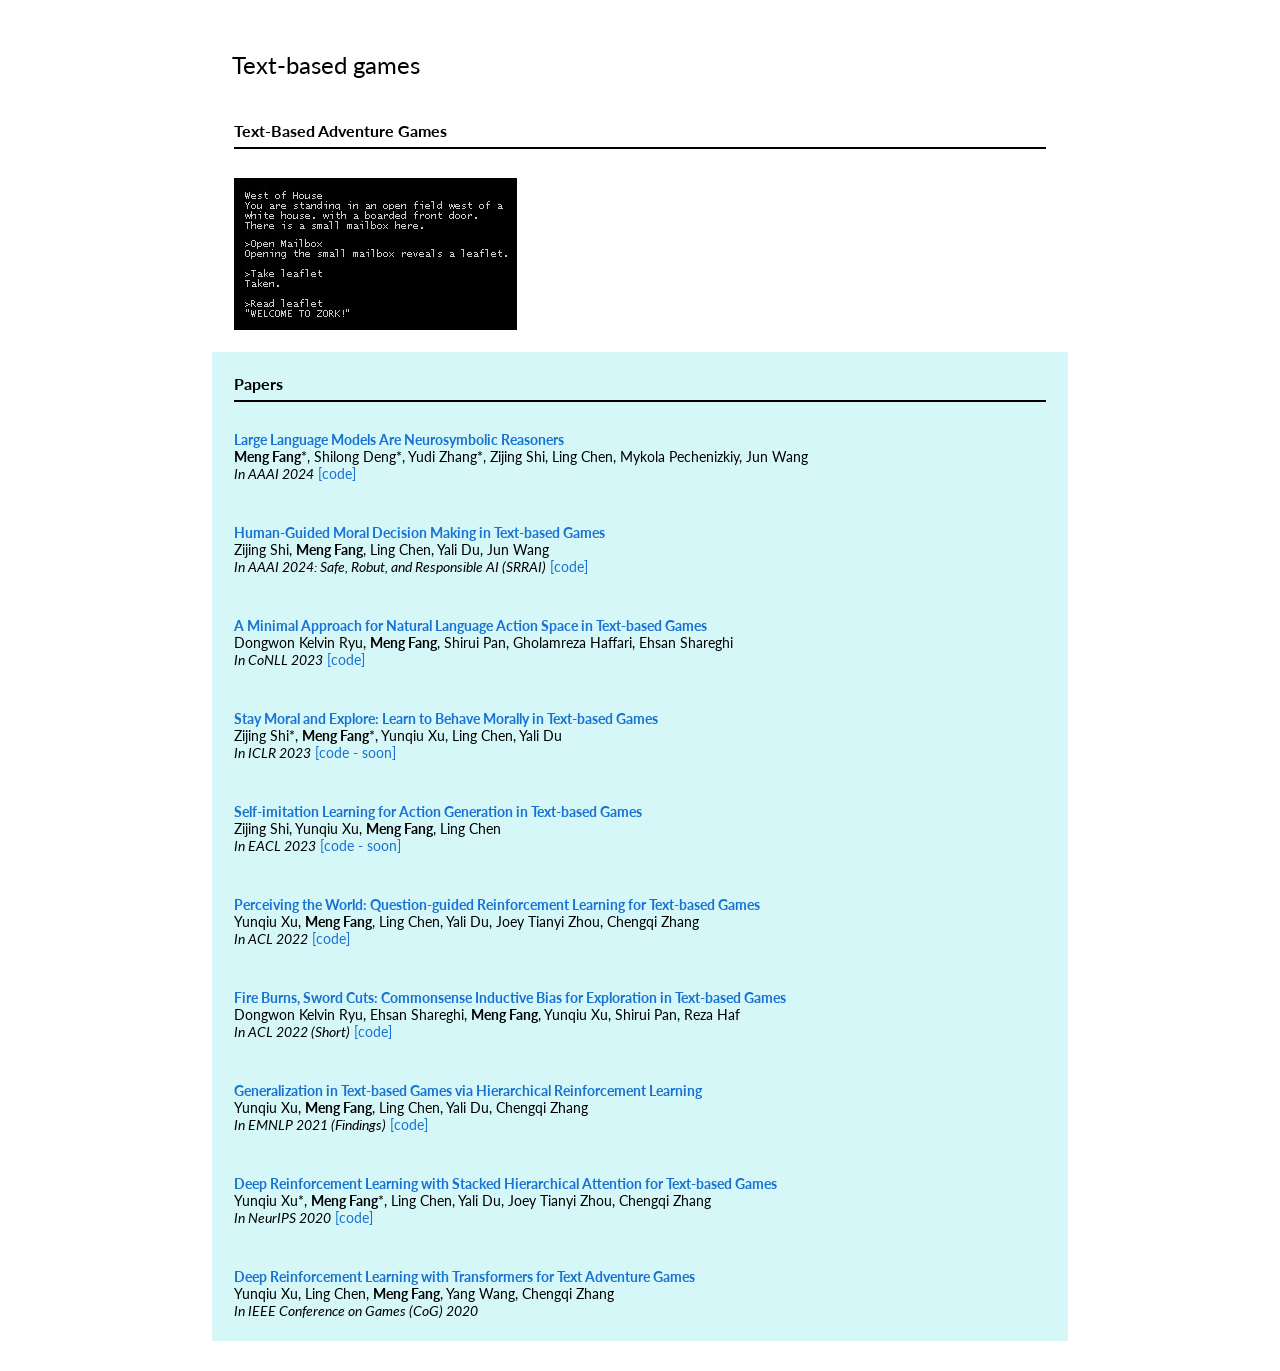
<file: files/textgames.html>
<!DOCTYPE HTML PUBLIC "-//W3C//DTD HTML 4.01 Transitional//EN">

<html>
  <head>
    <meta name="generator" content="HTML Tidy for Linux/x86 (vers 11 February 2007), see www.w3.org">
    <style type="text/css">
      /* Layout and HTML pieces the work of Jon Barron http://www.cs.berkeley.edu/~barron/ */
      a {
      color: #1772d1;
      text-decoration:none;
      }
      a:focus, a:hover {
      color: #f09227;
      text-decoration:none;
      }
      body,td,th {
      font-family: 'Lato', Verdana, Helvetica, sans-serif;
      font-size: 14px
      }
      tr {
        padding: 20px;
      }
      strong {
      font-family: 'Lato', Verdana, Helvetica, sans-serif;
      font-size: 14px
      }
      heading {
      font-family: 'Lato', Verdana, Helvetica, sans-serif;
      font-size: 15px;
      font-weight: 700;
      }
      #teaser-td {
      text-align: center;
      margin: auto;
      display: block;
      }
      #teaser {
      width: 200px;
      border-style: none;
      margin-left: auto;
      margin-right: auto;
      }
      hr {
      border: 1px solid black;
      }
    </style>
    <link href='http://fonts.googleapis.com/css?family=Lato:400,700,400italic,700italic' rel='stylesheet' type='text/css'>
    <title>Meng Fang</title>
    <meta http-equiv="Content-Type" content="text/html; charset=us-ascii">

    <script>
      (function(i,s,o,g,r,a,m){i['GoogleAnalyticsObject']=r;i[r]=i[r]||function(){
      (i[r].q=i[r].q||[]).push(arguments)},i[r].l=1*new Date();a=s.createElement(o),
      m=s.getElementsByTagName(o)[0];a.async=1;a.src=g;m.parentNode.insertBefore(a,m)
      })(window,document,'script','//www.google-analytics.com/analytics.js','ga');

      ga('create', 'UA-34477541-5', 'auto');
      ga('send', 'pageview');
    </script>

  </head>

  <body>
    <table width="900" border="0" align="center" cellpadding="20">
      <tr>
	      <td>
          <table id="heading" width="120%" align="center" border="0" cellspacing="0" cellpadding="20">
            <tr>
              <td>
                <font size="5">Text-based games </font>
              </td>
            </tr>
          </table>

      	  <table id="workworkwork" width="100%" align="center" cellpadding="20" style="background-color: white;">
            <tr>
                <td colspan="2" style="padding-bottom:0;">
                  <font size="3"><b>Text-Based Adventure Games</b></font><hr>
                </td>
            </tr>

            <tr id="env">
              
                <td width="75%" valign="center">

                  <img loading="lazy" id="" src="../teasers/zork.png">
                  
                </td>
      
            </tr>

            
          </table>

          <table id="workworkwork" width="100%" align="center" cellpadding="20" style="background-color:#76E4E84D;">
            <tr>
                <td colspan="2" style="padding-bottom:0;">
                  <font size="3"><b>Papers</b></font><hr>
                </td>
            </tr>

            <tr id="dong2023conll">
                
              <td width="75%" valign="center">
                <p>
                      <b><a target="_blank" href="https://arxiv.org/abs/2401.09334">Large Language Models Are Neurosymbolic Reasoners</a></b><br>
                      <strong>Meng Fang</strong>*, Shilong Deng*, Yudi Zhang*, Zijing Shi, Ling Chen, Mykola Pechenizkiy, Jun Wang<br>
                      <i>In AAAI 2024</i> <a target="_blank" href="https://github.com/hyintell/LLMSymbolic">[code]</a><br>
                      
                </p>
              </td>
          </tr>

          <tr id="shi2014human">
            <td width="75%" valign="center">
            <p>
                  <b><a target="_blank" href="">Human-Guided Moral Decision Making in Text-based Games</a></b><br>
                  Zijing Shi, <strong>Meng Fang</strong>, Ling Chen, Yali Du, Jun Wang<br>
                  <i>In AAAI 2024: Safe, Robut, and Responsible AI (SRRAI)</i> <a target="_blank" href="">[code]</a><br>
                  
            </p>
          </td>
          </tr>

            <tr id="dong2023conll">
                
              <td width="75%" valign="center">
                <p>
                      <b><a target="_blank" href="https://arxiv.org/abs/2305.04082">A Minimal Approach for Natural Language Action Space in Text-based Games</a></b><br>
                      Dongwon Kelvin Ryu, <strong>Meng Fang</strong>, Shirui Pan, Gholamreza Haffari, Ehsan Shareghi<br>
                      <i>In CoNLL 2023</i> <a target="_blank" href="https://github.com/ktr0921/tac">[code]</a><br>
                      
                </p>
              </td>
          </tr>

            <tr id="shi2023iclr">
                
              <td width="75%" valign="center">
                <p>
                      <b><a target="_blank" href="https://openreview.net/pdf?id=CtS2Rs_aYk">Stay Moral and Explore: Learn to Behave Morally in Text-based Games</a></b><br>
                      Zijing Shi*, <strong>Meng Fang</strong>*, Yunqiu Xu, Ling Chen, Yali Du<br>
                      <i>In ICLR 2023</i> <a target="_blank" href="">[code - soon]</a><br>
                      
                </p>
              </td>
          </tr>

            <tr id="shi2023eacl">
                
              <td width="75%" valign="center">
                <p>
                      <b><a target="_blank" href="">Self-imitation Learning for Action Generation in Text-based Games</a></b><br>
                      Zijing Shi, Yunqiu Xu, <strong>Meng Fang</strong>, Ling Chen<br>
                      <i>In EACL 2023</i>
                      <a target="_blank" href="">[code - soon]</a> <br>
                </p>
              </td>
          </tr>

            <tr id="xu2022acl">
                
              <td width="75%" valign="center">
                <p>
                      <b><a target="_blank" href="https://arxiv.org/pdf/2204.09597.pdf">Perceiving the World: Question-guided Reinforcement Learning for Text-based Games</a></b><br>
                      Yunqiu Xu, <strong>Meng Fang</strong>, Ling Chen, Yali Du, Joey Tianyi Zhou, Chengqi Zhang<br>
                      <i>In ACL 2022</i>
                      <a target="_blank" href="https://github.com/YunqiuXu/QWA">[code]</a> <br>
                </p>
              </td>
          </tr>

          <tr id="ryu2022acl">
                
            <td width="75%" valign="center">
              <p>
                    <b><a target="_blank" href="https://aclanthology.org/2022.acl-short.56.pdf">Fire Burns, Sword Cuts: Commonsense Inductive Bias for Exploration in Text-based Games</a></b><br>
                    Dongwon Kelvin Ryu, Ehsan Shareghi, <strong>Meng Fang</strong>, Yunqiu Xu, Shirui Pan, Reza Haf<br>
                    <i>In ACL 2022 (Short)</i>
                    <a target="_blank" href="https://github.com/ktr0921/comm-expl-kg-a2c">[code]</a> <br>
              </p>
            </td>
        </tr>

            <tr id="xu2021emnlp">
                
              <td width="75%" valign="center">
                <p>
                      <b><a target="_blank" href="https://arxiv.org/pdf/2109.09968.pdf">Generalization in Text-based Games via Hierarchical Reinforcement Learning</a></b><br>
                      Yunqiu Xu, <strong>Meng Fang</strong>, Ling Chen, Yali Du, Chengqi Zhang<br>
                      <i>In EMNLP 2021 (Findings)</i>
                      <a target="_blank" href="https://github.com/YunqiuXu/H-KGA">[code]</a> <br>
                </p>
              </td>
          </tr>

            <tr id="xu020neurips">
              
              <td width="75%" valign="center">
                <p>
                      <b><a target="_blank" href="https://arxiv.org/pdf/2010.11655.pdf">Deep Reinforcement Learning with Stacked Hierarchical Attention for Text-based Games</a></b><br>
                      Yunqiu Xu*, <strong>Meng Fang</strong>*, Ling Chen, Yali Du, Joey Tianyi Zhou, Chengqi Zhang<br>
                      <i>In NeurIPS 2020</i>
                      <a target="_blank" href="https://github.com/YunqiuXu/SHA-KG">[code]</a> <br>
                </p>
              </td>
          </tr>

          <tr id="xu2021cog">
                
            <td width="75%" valign="center">
              <p>
                    <b><a target="_blank" href="https://ieeexplore.ieee.org/document/9231622">Deep Reinforcement Learning with Transformers for Text Adventure Games</a></b><br>
                    Yunqiu Xu, Ling Chen, <strong>Meng Fang</strong>, Yang Wang, Chengqi Zhang<br>
                    <i>In IEEE Conference on Games (CoG) 2020</i> 
                    
              </p>
            </td>
        </tr>

         

<!--      <hr>
          <table id="other_stuff" width="100%" align="center" border="0" cellspacing="0" cellpadding="20">
            <tr>
              <td>
                <font size="5">Workshop Submissions</font></br>
              </td>
            </tr>
            <tr>
              <td width="100%" valign="top">
                <ol>
                  <li>
                    <a target="_blank" href="http://arunmallya.github.io/files/SUNw2017_motivations.pdf">High-level Cues for Predicting Motivations</a>
                    (<a target="_blank" href="http://arunmallya.github.io/files/SUNw2017_motivations_poster.pdf">poster</a>)
                    (<a target="_blank" href="http://arunmallya.github.io/files/SUNw2017_motivations_ppt.pptx">slides</a>)<br>
                    <strong>Arun Mallya</strong>, <a target="_blank" href="http://web.engr.illinois.edu/~slazebni/">Svetlana Lazebnik</a><br>
                    <i>Scene Understanding Workshop</i>, CVPR 2017 <br>
                  </li>
                  <br>
                  <li>
                    <a target="_blank" href="http://arunmallya.github.io/files/LVw2017_vrd.pdf">Visual Relationship Detection with Multiple Cues
                    (<a target="_blank" href="http://arunmallya.github.io/files/LVw2017_vrd_poster.pdf">poster</a>)<br>
                    <strong>Arun Mallya</strong>, Bryan A. Plummer, <a target="_blank" href="http://web.engr.illinois.edu/~slazebni/">Svetlana Lazebnik</a><br>
                    <i>Language and Vision Workshop</i>, CVPR 2017 <br>
                  </li>
                </ol>
              </td>
            </tr>
          </table>
-->


        </td>
      </tr>
    </table>
  </body>
</html>
</file>
<file: style.css>
/* ==========================================================================
   全局变量与基础设置 (Global Variables & Basics)
   ========================================================================== */
:root {
    --text-color: #333333;
    --link-color: #0056b3; 
    --bg-color: #ffffff;
    --card-bg: #f8f9fa;
    --border-color: #e9ecef;
}

body {
    font-family: -apple-system, BlinkMacSystemFont, "Segoe UI", Roboto, Helvetica, Arial, sans-serif;
    line-height: 1.5; /* 稍微缩紧行高 */
    color: var(--text-color);
    background-color: var(--bg-color);
    max-width: 850px;
    margin: 0 auto;
    padding: 20px;
}

h1, h2, h3 {
    font-weight: 600;
    color: #111;
    margin-top: 1.2em;
    margin-bottom: 0.4em;
}

h1 { font-size: 1.5rem; margin-top: 0; margin-bottom: 0.1em; }
h2 { font-size: 1.4rem; border-bottom: 1px solid var(--border-color); padding-bottom: 5px; margin-top: 20px;}
h3 { font-size: 1.05rem; margin-top: 0; }

a { color: var(--link-color); text-decoration: none; }
a:hover { text-decoration: underline; }

/* 子页面公共组件：返回按钮与页脚 */
.back-link {
    font-size: 0.95rem;
    color: #666;
    display: inline-block;
    margin-bottom: 15px;
}
.back-link:hover { color: var(--link-color); text-decoration: none; }

footer {
    margin-top: 50px; 
    padding-top: 20px; 
    border-top: 1px solid var(--border-color); 
    text-align: center; 
    color: #888; 
    font-size: 0.85rem;
}

/* ==========================================================================
   主页：首屏与简介 (Index - Header)
   ========================================================================== */
.header { margin-bottom: 25px; }
.header-content {
    display: flex;
    align-items: flex-start;
    gap: 20px;
    margin-bottom: 15px;
}
.profile-pic {
    width: 120px;
    height: 120px;
    object-fit: cover;
    border-radius: 12px;
    border: 1px solid var(--border-color);
    box-shadow: 0 2px 8px rgba(0,0,0,0.05);
}
.header-text { flex-grow: 1; }
.title { color: #555; font-size: 1rem; margin-bottom: 10px; line-height: 1.4; }
.links { font-size: 0.9rem; margin-bottom: 15px; }
.links a { margin-right: 12px; font-weight: 500;}
.bio { font-size: 1rem; margin-bottom: 0; }
.hiring {
    background-color: #f0f7ff;
    border-left: 3px solid var(--link-color);
    padding: 8px 12px;
    font-size: 0.9rem;
    border-radius: 0 4px 4px 0;
    margin-top: 15px;
}

/* ==========================================================================
   主页：研究方向网格 (Index - Research)
   ========================================================================== */
.research-grid {
    display: grid;
    grid-template-columns: 1fr 1fr;
    gap: 15px;
    margin-top: 15px;
}
.research-card {
    background-color: var(--card-bg);
    padding: 15px;
    border-radius: 6px;
    border: 1px solid var(--border-color);
}
.research-card p { font-size: 0.9rem; margin: 0; color: #555; }

/* ==========================================================================
   列表样式：新闻、论文、教学、团队 (Lists)
   ========================================================================== */
/* 1. 新闻列表 */
.news-list {
    max-height: 120px;
    overflow-y: auto; 
    padding-right: 10px; 
    padding-left: 18px;
    margin-top: 10px;
    margin-bottom: 0;
    font-size: 0.95rem;
}
.news-list li { margin-bottom: 6px; }
.news-list::-webkit-scrollbar { width: 4px; }
.news-list::-webkit-scrollbar-track { background: #f8f9fa; border-radius: 4px; }
.news-list::-webkit-scrollbar-thumb { background: #d1d1d1; border-radius: 4px; }

/* 2. 论文列表 (Index) & 教学列表 (Teaching) 共用样式 */
.pub-list, .list-container { 
    list-style-type: none; 
    padding: 0; 
    margin: 0;
    margin-top: 15px; 
}
.pub-list li, .list-container li {
    margin-bottom: 12px;
    padding-bottom: 12px;
    border-bottom: 1px dashed var(--border-color);
}
.pub-list li:last-child, .list-container li:last-child { border-bottom: none; padding-bottom: 0;}
.pub-title { font-weight: 600; font-size: 0.95rem;}
.pub-meta { font-size: 0.85rem; color: #666; margin-top: 2px; }

/* Teaching 特有 */
.item-title { font-size: 1.05rem; color: #222; display: flex; align-items: center; flex-wrap: wrap; gap: 8px; }
.item-meta { font-size: 0.95rem; color: #555; margin-top: 4px; }

/* 3. 紧凑单行列表 (People 特有) */
.compact-list { list-style: none; padding: 0; margin: 0; }
.compact-list li {
    padding: 4px 0;
    border-bottom: 1px solid #f9f9f9;
    display: flex;
    align-items: center;
    flex-wrap: wrap;
    gap: 8px;
}
.compact-list li:hover { background-color: #fafafa; }
.person-name { font-size: 1rem; color: #222; font-weight: 500; }
.meta-info { font-size: 0.9rem; color: #777; }
.destination { font-size: 0.9rem; color: var(--link-color); margin-left: 4px; }

/* ==========================================================================
   Agent Lab 特有组件 (Agent Lab Subpage)
   ========================================================================== */
.github-hero {
    display: flex;
    align-items: center;
    justify-content: space-between;
    background-color: #24292e;
    color: #fff;
    padding: 20px 25px;
    border-radius: 8px;
    margin-top: 20px;
    margin-bottom: 30px;
    transition: transform 0.2s ease;
}
.github-hero:hover { transform: translateY(-2px); text-decoration: none; }
.github-hero-left { display: flex; flex-direction: column; }
.github-hero-title { font-size: 1.2rem; font-weight: 600; margin-bottom: 4px;}
.github-hero-sub { font-size: 0.95rem; color: #babbbd; }
.github-icon { font-size: 2rem; }

.repo-grid {
    display: grid;
    grid-template-columns: 1fr 1fr;
    gap: 15px;
    margin-top: 15px;
}
.repo-card {
    border: 1px solid var(--border-color);
    padding: 15px;
    border-radius: 6px;
    background-color: var(--card-bg);
    display: flex;
    flex-direction: column;
}
.repo-name { font-size: 1.05rem; font-weight: 600; margin-bottom: 5px; }
.repo-desc { font-size: 0.9rem; color: #555; margin-bottom: 12px; line-height: 1.4; flex-grow: 1; }
.badge-container { display: flex; flex-wrap: wrap; gap: 5px; }

/* ==========================================================================
   徽章系统 (Badges - All Pages)
   ========================================================================== */
.badge {
    display: inline-block;
    padding: 2px 6px;
    margin-top: 4px;
    margin-right: 4px;
    font-size: 0.75rem;
    color: #444;
    background-color: #fff;
    border: 1px solid #ccc;
    border-radius: 4px;
}
a.badge:hover { background-color: #f0f0f0; text-decoration: none; }

.badge-domain { background-color: #e9ecef; border: none; color: #555; }
.badge-uol { background-color: #f0f4f8; color: #0056b3; border: none; margin:0;}
.badge-tue { background-color: #fdf5e6; color: #d35400; border: none; margin:0;}
.badge-tutorial { background-color: #f4f6f8; color: #444; border: 1px solid #ddd; margin:0;}
.badge-phd { background-color: #fdf5e6; color: #d35400; border: none; padding: 2px 6px; margin:0;}
.badge-visiting { background-color: #f4f6f8; color: #444; border: 1px solid #ddd; padding: 1px 5px; margin:0;}
.badge-msc { background-color: #f4f6f8; color: #444; border: 1px solid #ddd; padding: 1px 5px; margin:0;}
.badge-bsc { background-color: #f4f6f8; color: #444; border: 1px solid #ddd; padding: 1px 5px; margin:0;}

/* ==========================================================================
   手机端适配 (Mobile Responsiveness)
   ========================================================================== */
@media (max-width: 600px) {
    .header-content { flex-direction: column; align-items: center; text-align: center; }
    .research-grid, .repo-grid { grid-template-columns: 1fr; }
    .links { justify-content: center; display: flex; flex-wrap: wrap; }
    .item-title { align-items: flex-start; }
}

.pub-title a {
    color: inherit;
    text-decoration: none;
}

.pub-title a:hover {
    color: var(--primary-color);
}
</file>
